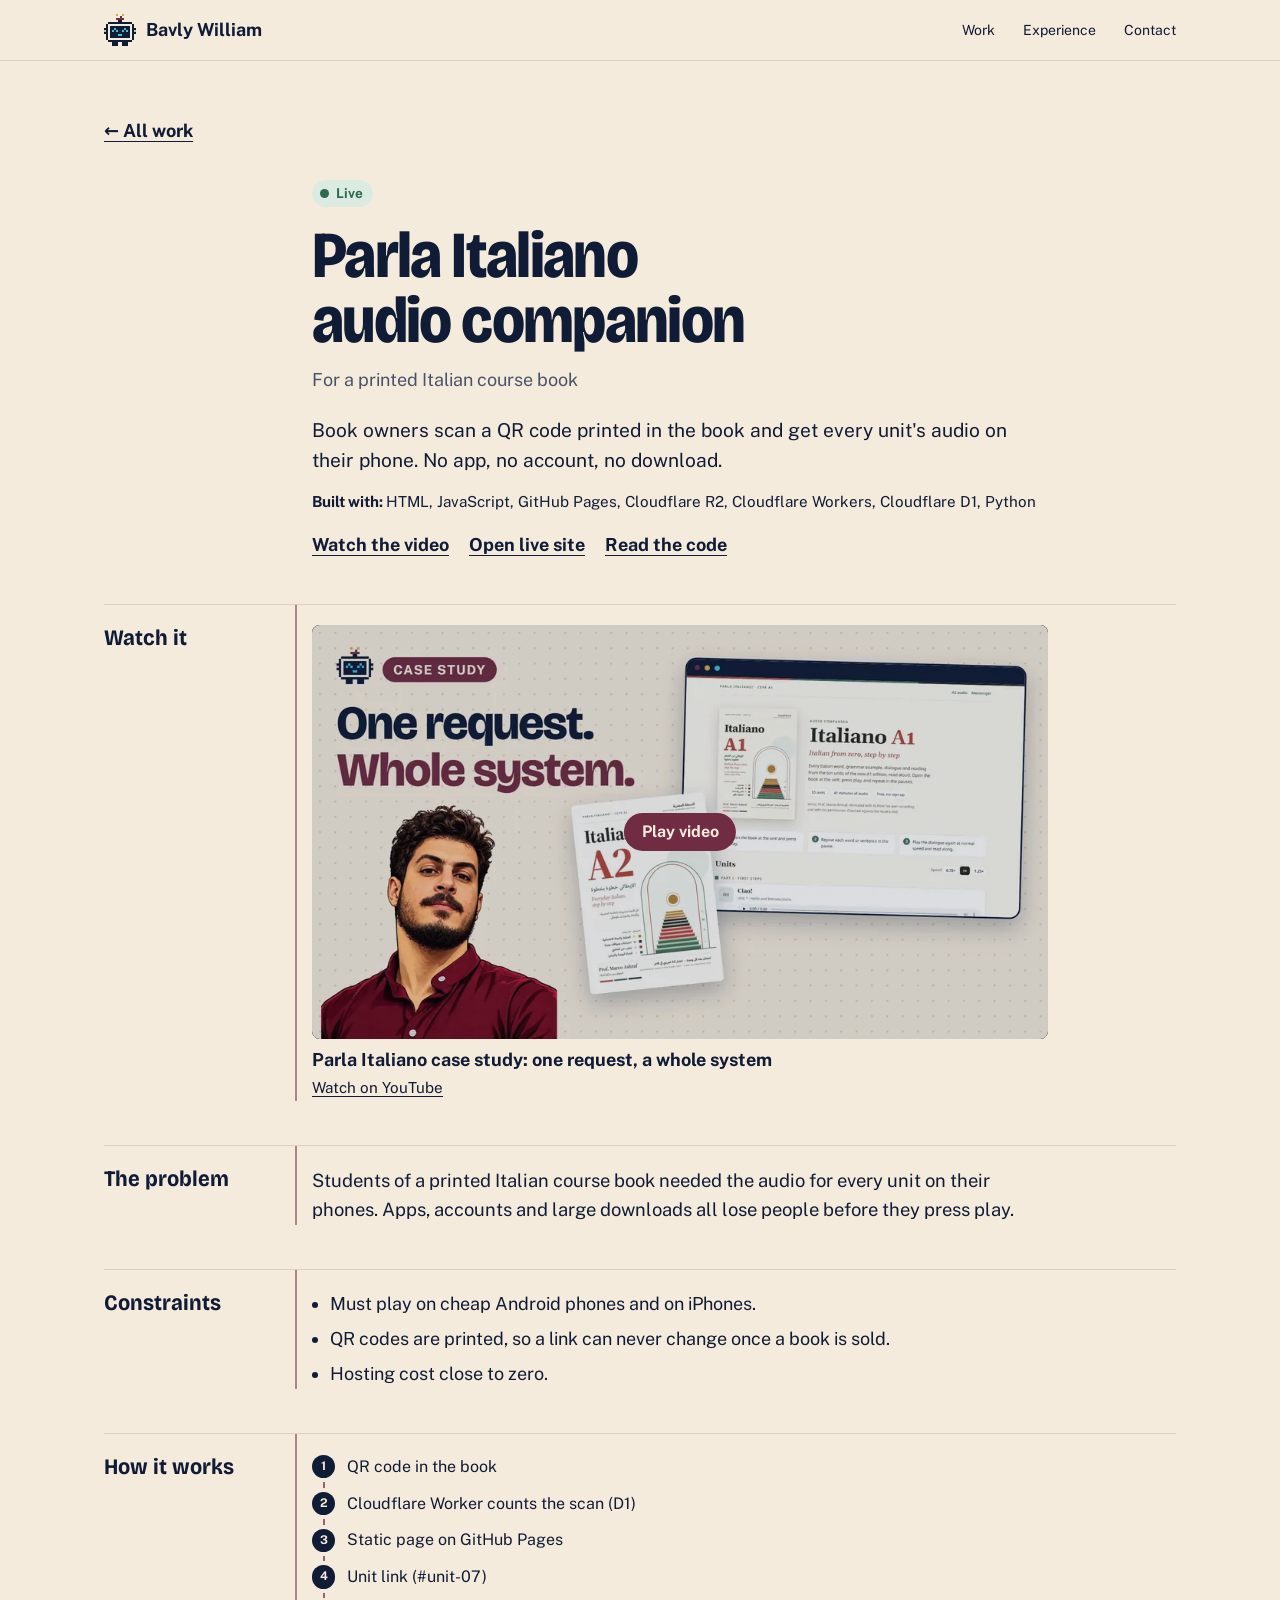
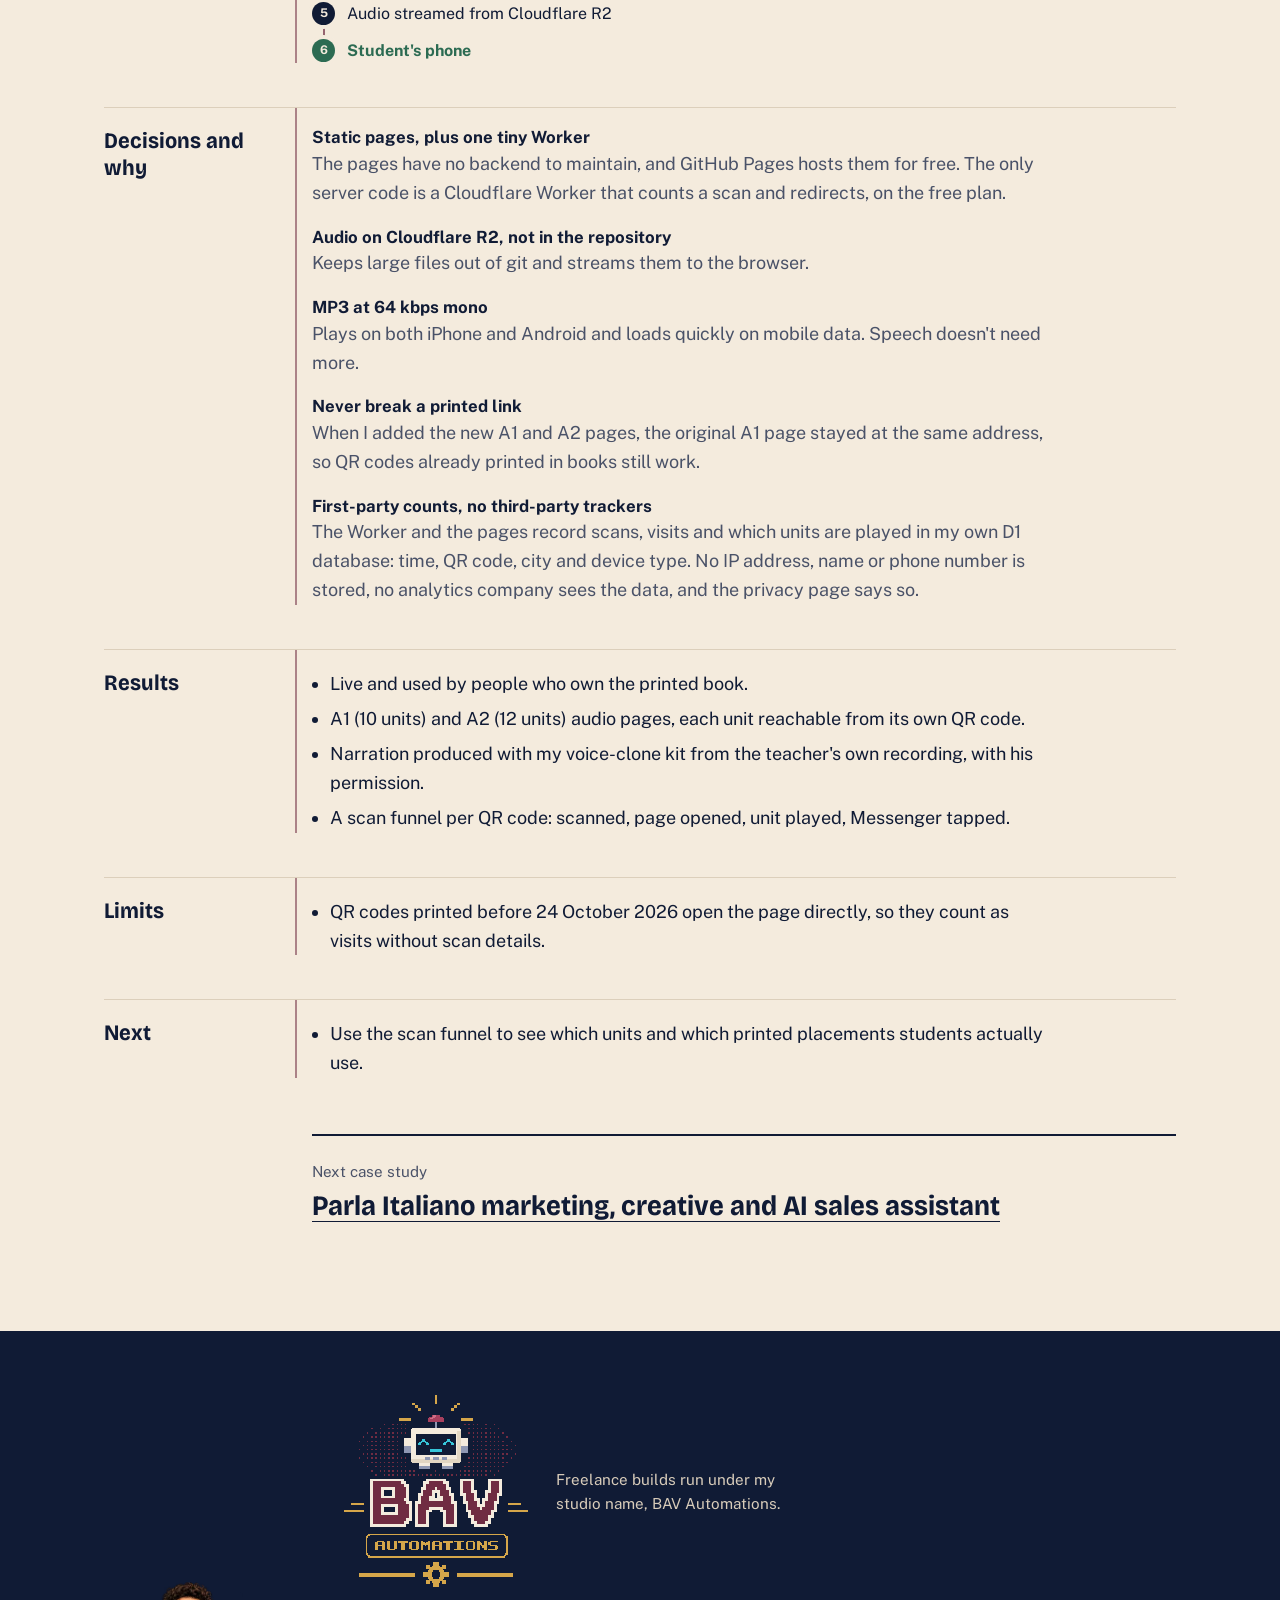
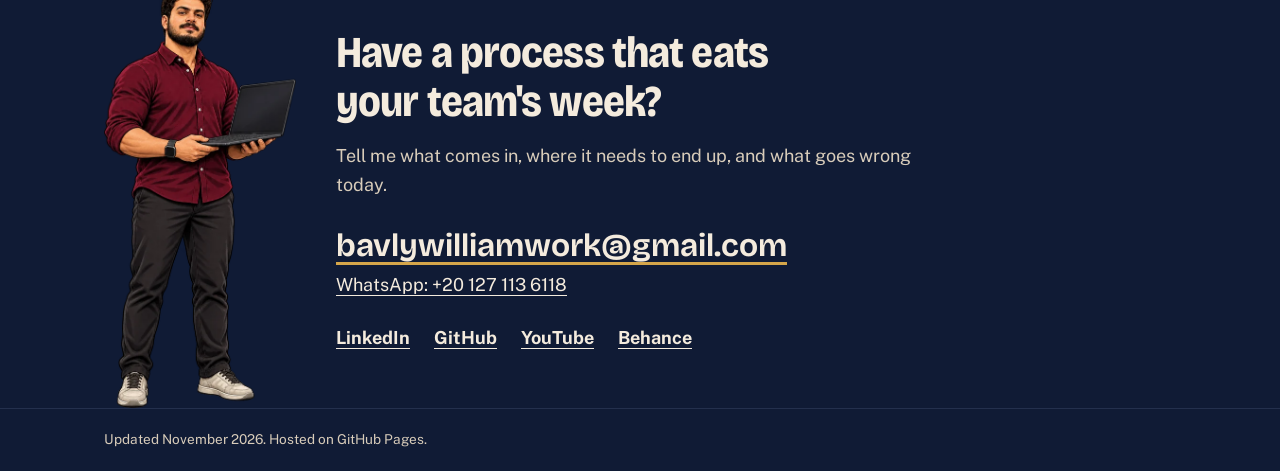
<file: case-audio-companion.html>
<!doctype html>
<html lang="en">
<head>
  <meta charset="utf-8">
  <meta name="viewport" content="width=device-width, initial-scale=1">
  <title>Parla Italiano audio companion | Bavly William</title>
  <meta name="description" content="Book owners scan a QR code printed in the book and get every unit's audio on their phone. No app, no account, no download.">
  <meta name="theme-color" content="#101B35">
  <meta property="og:type" content="article">
  <meta property="og:title" content="Parla Italiano audio companion | Bavly William">
  <meta property="og:description" content="Book owners scan a QR code printed in the book and get every unit's audio on their phone. No app, no account, no download.">
  <meta property="og:url" content="https://bavlywilliam.github.io/Bavly-William-Portfolio/case-audio-companion.html">
  <link rel="canonical" href="https://bavlywilliam.github.io/Bavly-William-Portfolio/case-audio-companion.html">
  <meta property="og:image" content="https://bavlywilliam.github.io/Bavly-William-Portfolio/assets/img/og.png">
  <meta name="twitter:card" content="summary_large_image">
  <link rel="icon" href="assets/img/favicon.svg" type="image/svg+xml">
  <link rel="preload" href="assets/fonts/bricolage-grotesque.woff2" as="font" type="font/woff2" crossorigin>
  <link rel="preload" href="assets/fonts/public-sans.woff2" as="font" type="font/woff2" crossorigin>
  <link rel="stylesheet" href="assets/css/site.css">
</head>
<body data-page="case" data-static-cases="whatsapp audio-companion parla-system orchestrator voice-kit" data-case-id="audio-companion">
  <a class="skip-link" href="#main">Skip to content</a>

  <header class="site-header">
    <div class="wrap site-header__inner">
      <a class="brand" href="index.html" aria-label="Bavly William, home">
        <img class="brand__logo" src="assets/img/favicon.svg" width="32" height="32" alt="">
        <span class="brand__name">Bavly William</span>
      </a>
      <nav class="site-nav" aria-label="Sections">
        <a href="index.html#work">Work</a>
        <a href="index.html#experience">Experience</a>
        <a href="#contact">Contact</a>
      </nav>
    </div>
  </header>

  <main id="main" class="wrap case-wrap" data-case><article class="case"><p class="case__back"><a href="index.html#work">All work</a></p>
<header class="case__head"><div class="case__status"><span class="status status--live">Live</span></div>
<h1 class="case__title">Parla Italiano audio companion</h1>
<p class="case__context">For a printed Italian course book</p>
<p class="case__summary">Book owners scan a QR code printed in the book and get every unit's audio on their phone. No app, no account, no download.</p>
<p class="project__stack"><span class="project__stack-label">Built with: </span>
HTML, JavaScript, GitHub Pages, Cloudflare R2, Cloudflare Workers, Cloudflare D1, Python</p>
<ul class="project__links"><li><a href="#case-video">Watch the video</a></li>
<li><a href="https://bavlywilliam.github.io/Audio-Books-website/" rel="noopener">Open live site</a></li>
<li><a href="https://github.com/BavlyWilliam/Audio-Books-website" rel="noopener">Read the code</a></li></ul></header>
<section class="case__section" id="case-video"><h2 class="case__h2">Watch it</h2>
<div class="case__video"><div class="video__frame"><a class="video__play" href="https://www.youtube.com/watch?v=yesqCWwKWEQ" rel="noopener" aria-label="Play video: Parla Italiano case study: one request, a whole system"><img src="assets/img/video-parla-case-study.webp" alt loading="lazy">
<span>Play video</span></a></div>
<p class="video__title">Parla Italiano case study: one request, a whole system</p>
<p class="video__more"><a href="https://www.youtube.com/watch?v=yesqCWwKWEQ" rel="noopener">Watch on YouTube</a></p></div></section>
<section class="case__section"><h2 class="case__h2">The problem</h2>
<p class="case__lead">Students of a printed Italian course book needed the audio for every unit on their phones. Apps, accounts and large downloads all lose people before they press play.</p></section>
<section class="case__section"><h2 class="case__h2">Constraints</h2>
<ul class="case__list"><li>Must play on cheap Android phones and on iPhones.</li>
<li>QR codes are printed, so a link can never change once a book is sold.</li>
<li>Hosting cost close to zero.</li></ul></section>
<section class="case__section"><h2 class="case__h2">How it works</h2>
<ol class="flow"><li class="flow__step">QR code in the book</li>
<li class="flow__step">Cloudflare Worker counts the scan (D1)</li>
<li class="flow__step">Static page on GitHub Pages</li>
<li class="flow__step">Unit link (#unit-07)</li>
<li class="flow__step">Audio streamed from Cloudflare R2</li>
<li class="flow__step">Student's phone</li></ol></section>
<section class="case__section"><h2 class="case__h2">Decisions and why</h2>
<div class="case__pairs"><div class="case__decision"><h3 class="case__h3">Static pages, plus one tiny Worker</h3>
<p>The pages have no backend to maintain, and GitHub Pages hosts them for free. The only server code is a Cloudflare Worker that counts a scan and redirects, on the free plan.</p></div>
<div class="case__decision"><h3 class="case__h3">Audio on Cloudflare R2, not in the repository</h3>
<p>Keeps large files out of git and streams them to the browser.</p></div>
<div class="case__decision"><h3 class="case__h3">MP3 at 64 kbps mono</h3>
<p>Plays on both iPhone and Android and loads quickly on mobile data. Speech doesn't need more.</p></div>
<div class="case__decision"><h3 class="case__h3">Never break a printed link</h3>
<p>When I added the new A1 and A2 pages, the original A1 page stayed at the same address, so QR codes already printed in books still work.</p></div>
<div class="case__decision"><h3 class="case__h3">First-party counts, no third-party trackers</h3>
<p>The Worker and the pages record scans, visits and which units are played in my own D1 database: time, QR code, city and device type. No IP address, name or phone number is stored, no analytics company sees the data, and the privacy page says so.</p></div></div></section>
<section class="case__section"><h2 class="case__h2">Results</h2>
<ul class="case__list"><li>Live and used by people who own the printed book.</li>
<li>A1 (10 units) and A2 (12 units) audio pages, each unit reachable from its own QR code.</li>
<li>Narration produced with my voice-clone kit from the teacher's own recording, with his permission.</li>
<li>A scan funnel per QR code: scanned, page opened, unit played, Messenger tapped.</li></ul></section>
<section class="case__section"><h2 class="case__h2">Limits</h2>
<ul class="case__list"><li>QR codes printed before 24 October 2026 open the page directly, so they count as visits without scan details.</li></ul></section>
<section class="case__section"><h2 class="case__h2">Next</h2>
<ul class="case__list"><li>Use the scan funnel to see which units and which printed placements students actually use.</li></ul></section></article>
<nav class="case__next" aria-label="Next case study"><p class="case__next-label">Next case study</p>
<a href="case-parla-system.html" class="case__next-link">Parla Italiano marketing, creative and AI sales assistant</a></nav></main>

  <section class="contact" id="contact" aria-labelledby="contact-title">
    <div class="wrap contact__inner">
      <img class="contact__avatar" src="assets/img/avatar-laptop.webp" width="405" height="900" alt="" loading="lazy">
      <div class="contact__body">
        <div class="contact__brand" data-brand><img src="assets/img/bav-automations-logo.svg" alt="BAV Automations" width="130" height="137" loading="lazy">
<p>Freelance builds run under my studio name, BAV Automations.</p></div>
        <h2 class="contact__title" id="contact-title">Have a process that eats your team's week?</h2>
        <p class="contact__text">Tell me what comes in, where it needs to end up, and what goes wrong today.</p>
        <p><a class="contact__email" data-bind-mailto data-bind="email" href="mailto:bavlywilliamwork@gmail.com">bavlywilliamwork@gmail.com</a></p>
        <p class="contact__whatsapp" data-whatsapp-wrap><a data-bind-whatsapp href="https://wa.me/201271136118">WhatsApp: +20 127 113 6118</a></p>
        <ul class="contact__links" data-list="links"><li><a href="https://www.linkedin.com/in/bavly-william-b5a27822a" rel="noopener">LinkedIn</a></li>
<li><a href="https://github.com/BavlyWilliam" rel="noopener">GitHub</a></li>
<li><a href="https://www.youtube.com/@BavlyWilliamAI" rel="noopener">YouTube</a></li>
<li><a href="https://www.behance.net/bavlywilliam" rel="noopener">Behance</a></li></ul>
      </div>
    </div>
  </section>

  <footer class="site-footer">
    <div class="wrap">
      <p>Updated <span data-bind="updated">November 2026</span>. Hosted on GitHub Pages.</p>
    </div>
  </footer>

  <script src="assets/js/data.js"></script>
  <script src="assets/js/render.js"></script>
  <script src="assets/js/analytics.js"></script>
</body>
</html>
</file>
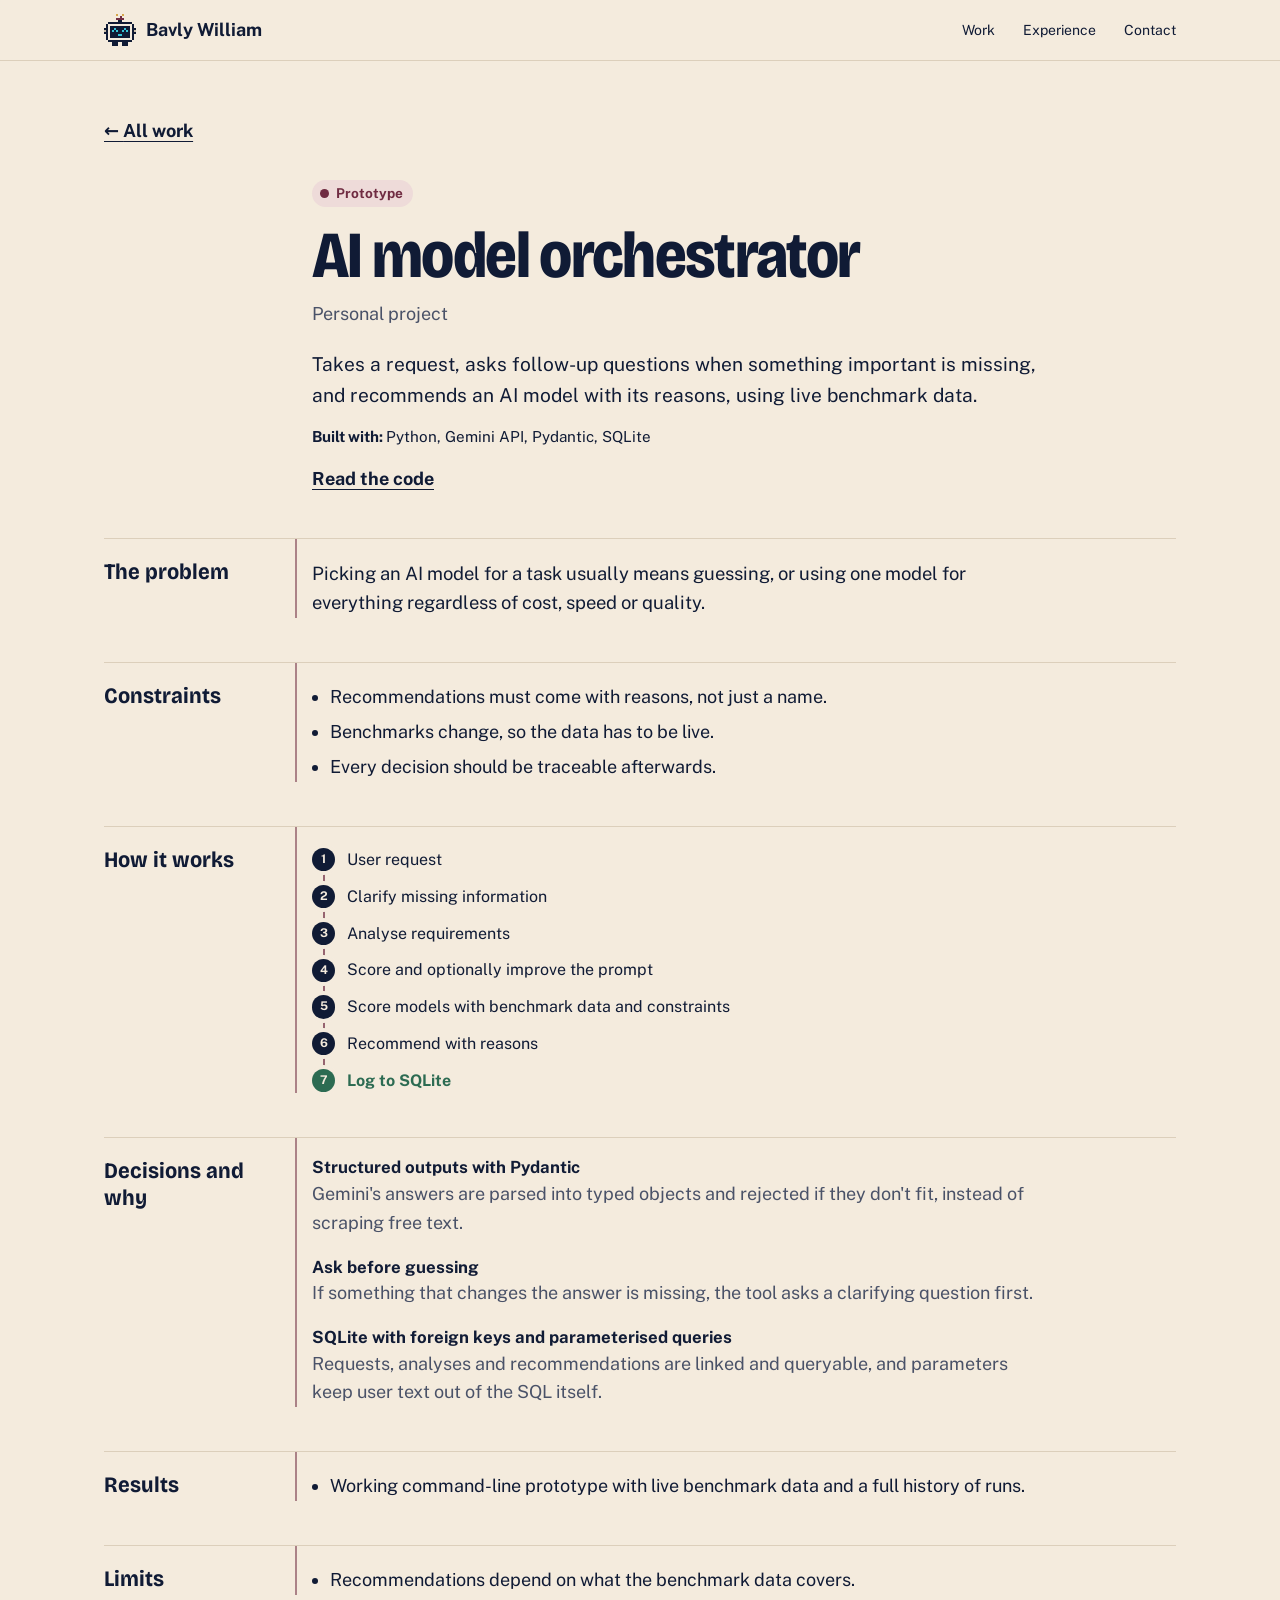
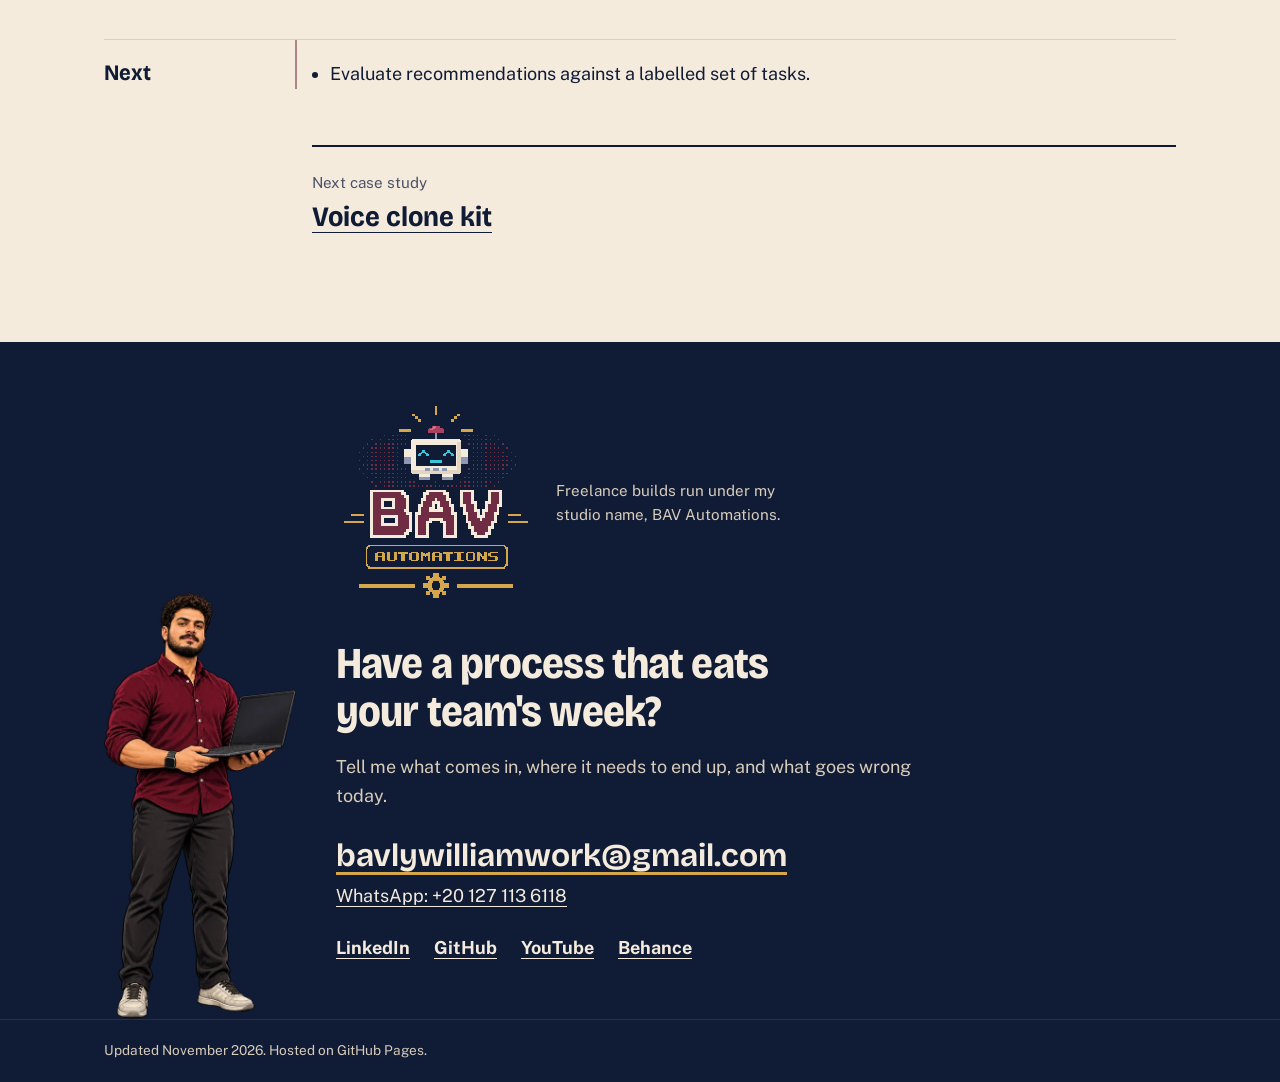
<file: case-orchestrator.html>
<!doctype html>
<html lang="en">
<head>
  <meta charset="utf-8">
  <meta name="viewport" content="width=device-width, initial-scale=1">
  <title>AI model orchestrator | Bavly William</title>
  <meta name="description" content="Takes a request, asks follow-up questions when something important is missing, and recommends an AI model with its reasons, using live benchmark data.">
  <meta name="theme-color" content="#101B35">
  <meta property="og:type" content="article">
  <meta property="og:title" content="AI model orchestrator | Bavly William">
  <meta property="og:description" content="Takes a request, asks follow-up questions when something important is missing, and recommends an AI model with its reasons, using live benchmark data.">
  <meta property="og:url" content="https://bavlywilliam.github.io/Bavly-William-Portfolio/case-orchestrator.html">
  <link rel="canonical" href="https://bavlywilliam.github.io/Bavly-William-Portfolio/case-orchestrator.html">
  <meta property="og:image" content="https://bavlywilliam.github.io/Bavly-William-Portfolio/assets/img/og.png">
  <meta name="twitter:card" content="summary_large_image">
  <link rel="icon" href="assets/img/favicon.svg" type="image/svg+xml">
  <link rel="preload" href="assets/fonts/bricolage-grotesque.woff2" as="font" type="font/woff2" crossorigin>
  <link rel="preload" href="assets/fonts/public-sans.woff2" as="font" type="font/woff2" crossorigin>
  <link rel="stylesheet" href="assets/css/site.css">
</head>
<body data-page="case" data-static-cases="whatsapp audio-companion parla-system orchestrator voice-kit" data-case-id="orchestrator">
  <a class="skip-link" href="#main">Skip to content</a>

  <header class="site-header">
    <div class="wrap site-header__inner">
      <a class="brand" href="index.html" aria-label="Bavly William, home">
        <img class="brand__logo" src="assets/img/favicon.svg" width="32" height="32" alt="">
        <span class="brand__name">Bavly William</span>
      </a>
      <nav class="site-nav" aria-label="Sections">
        <a href="index.html#work">Work</a>
        <a href="index.html#experience">Experience</a>
        <a href="#contact">Contact</a>
      </nav>
    </div>
  </header>

  <main id="main" class="wrap case-wrap" data-case><article class="case"><p class="case__back"><a href="index.html#work">All work</a></p>
<header class="case__head"><div class="case__status"><span class="status status--prototype">Prototype</span></div>
<h1 class="case__title">AI model orchestrator</h1>
<p class="case__context">Personal project</p>
<p class="case__summary">Takes a request, asks follow-up questions when something important is missing, and recommends an AI model with its reasons, using live benchmark data.</p>
<p class="project__stack"><span class="project__stack-label">Built with: </span>
Python, Gemini API, Pydantic, SQLite</p>
<ul class="project__links"><li><a href="https://github.com/BavlyWilliam/AI-Orchestrator" rel="noopener">Read the code</a></li></ul></header>
<section class="case__section"><h2 class="case__h2">The problem</h2>
<p class="case__lead">Picking an AI model for a task usually means guessing, or using one model for everything regardless of cost, speed or quality.</p></section>
<section class="case__section"><h2 class="case__h2">Constraints</h2>
<ul class="case__list"><li>Recommendations must come with reasons, not just a name.</li>
<li>Benchmarks change, so the data has to be live.</li>
<li>Every decision should be traceable afterwards.</li></ul></section>
<section class="case__section"><h2 class="case__h2">How it works</h2>
<ol class="flow"><li class="flow__step">User request</li>
<li class="flow__step">Clarify missing information</li>
<li class="flow__step">Analyse requirements</li>
<li class="flow__step">Score and optionally improve the prompt</li>
<li class="flow__step">Score models with benchmark data and constraints</li>
<li class="flow__step">Recommend with reasons</li>
<li class="flow__step">Log to SQLite</li></ol></section>
<section class="case__section"><h2 class="case__h2">Decisions and why</h2>
<div class="case__pairs"><div class="case__decision"><h3 class="case__h3">Structured outputs with Pydantic</h3>
<p>Gemini's answers are parsed into typed objects and rejected if they don't fit, instead of scraping free text.</p></div>
<div class="case__decision"><h3 class="case__h3">Ask before guessing</h3>
<p>If something that changes the answer is missing, the tool asks a clarifying question first.</p></div>
<div class="case__decision"><h3 class="case__h3">SQLite with foreign keys and parameterised queries</h3>
<p>Requests, analyses and recommendations are linked and queryable, and parameters keep user text out of the SQL itself.</p></div></div></section>
<section class="case__section"><h2 class="case__h2">Results</h2>
<ul class="case__list"><li>Working command-line prototype with live benchmark data and a full history of runs.</li></ul></section>
<section class="case__section"><h2 class="case__h2">Limits</h2>
<ul class="case__list"><li>Recommendations depend on what the benchmark data covers.</li></ul></section>
<section class="case__section"><h2 class="case__h2">Next</h2>
<ul class="case__list"><li>Evaluate recommendations against a labelled set of tasks.</li></ul></section></article>
<nav class="case__next" aria-label="Next case study"><p class="case__next-label">Next case study</p>
<a href="case-voice-kit.html" class="case__next-link">Voice clone kit</a></nav></main>

  <section class="contact" id="contact" aria-labelledby="contact-title">
    <div class="wrap contact__inner">
      <img class="contact__avatar" src="assets/img/avatar-laptop.webp" width="405" height="900" alt="" loading="lazy">
      <div class="contact__body">
        <div class="contact__brand" data-brand><img src="assets/img/bav-automations-logo.svg" alt="BAV Automations" width="130" height="137" loading="lazy">
<p>Freelance builds run under my studio name, BAV Automations.</p></div>
        <h2 class="contact__title" id="contact-title">Have a process that eats your team's week?</h2>
        <p class="contact__text">Tell me what comes in, where it needs to end up, and what goes wrong today.</p>
        <p><a class="contact__email" data-bind-mailto data-bind="email" href="mailto:bavlywilliamwork@gmail.com">bavlywilliamwork@gmail.com</a></p>
        <p class="contact__whatsapp" data-whatsapp-wrap><a data-bind-whatsapp href="https://wa.me/201271136118">WhatsApp: +20 127 113 6118</a></p>
        <ul class="contact__links" data-list="links"><li><a href="https://www.linkedin.com/in/bavly-william-b5a27822a" rel="noopener">LinkedIn</a></li>
<li><a href="https://github.com/BavlyWilliam" rel="noopener">GitHub</a></li>
<li><a href="https://www.youtube.com/@BavlyWilliamAI" rel="noopener">YouTube</a></li>
<li><a href="https://www.behance.net/bavlywilliam" rel="noopener">Behance</a></li></ul>
      </div>
    </div>
  </section>

  <footer class="site-footer">
    <div class="wrap">
      <p>Updated <span data-bind="updated">November 2026</span>. Hosted on GitHub Pages.</p>
    </div>
  </footer>

  <script src="assets/js/data.js"></script>
  <script src="assets/js/render.js"></script>
  <script src="assets/js/analytics.js"></script>
</body>
</html>
</file>
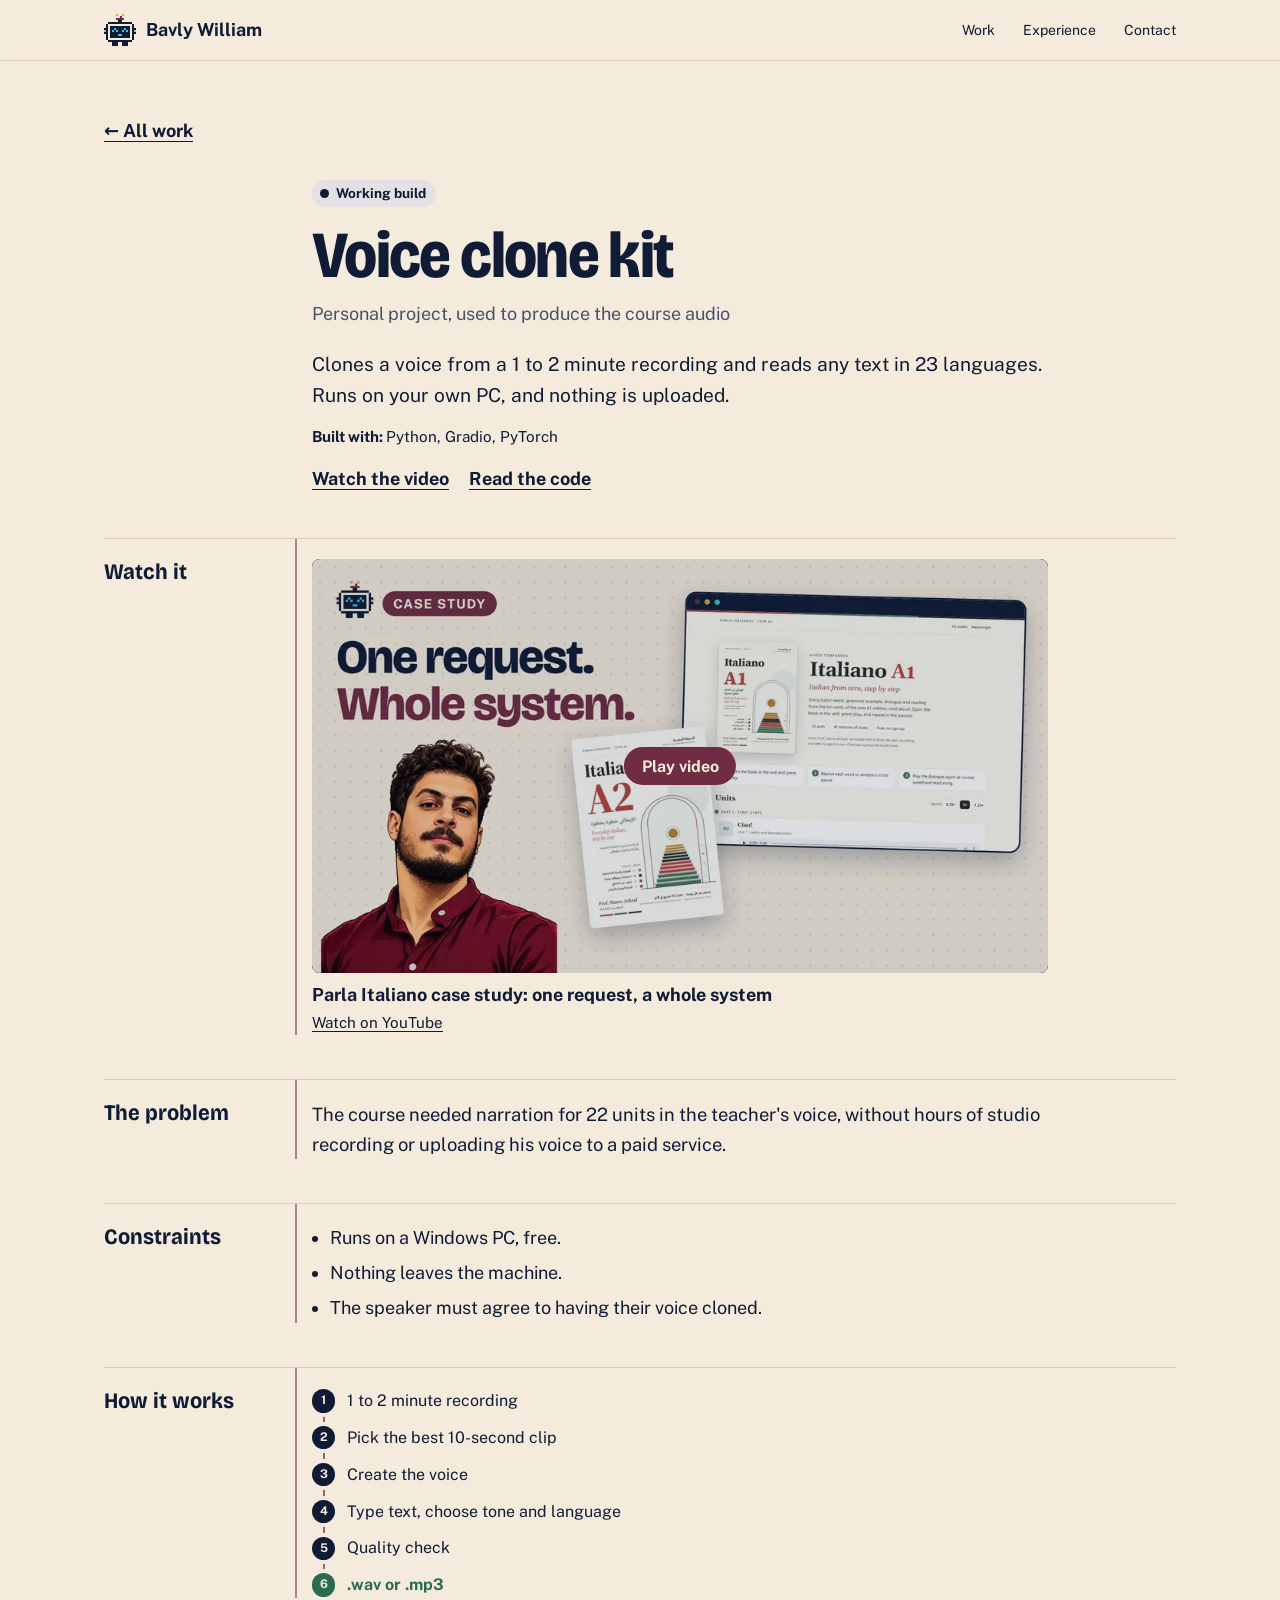
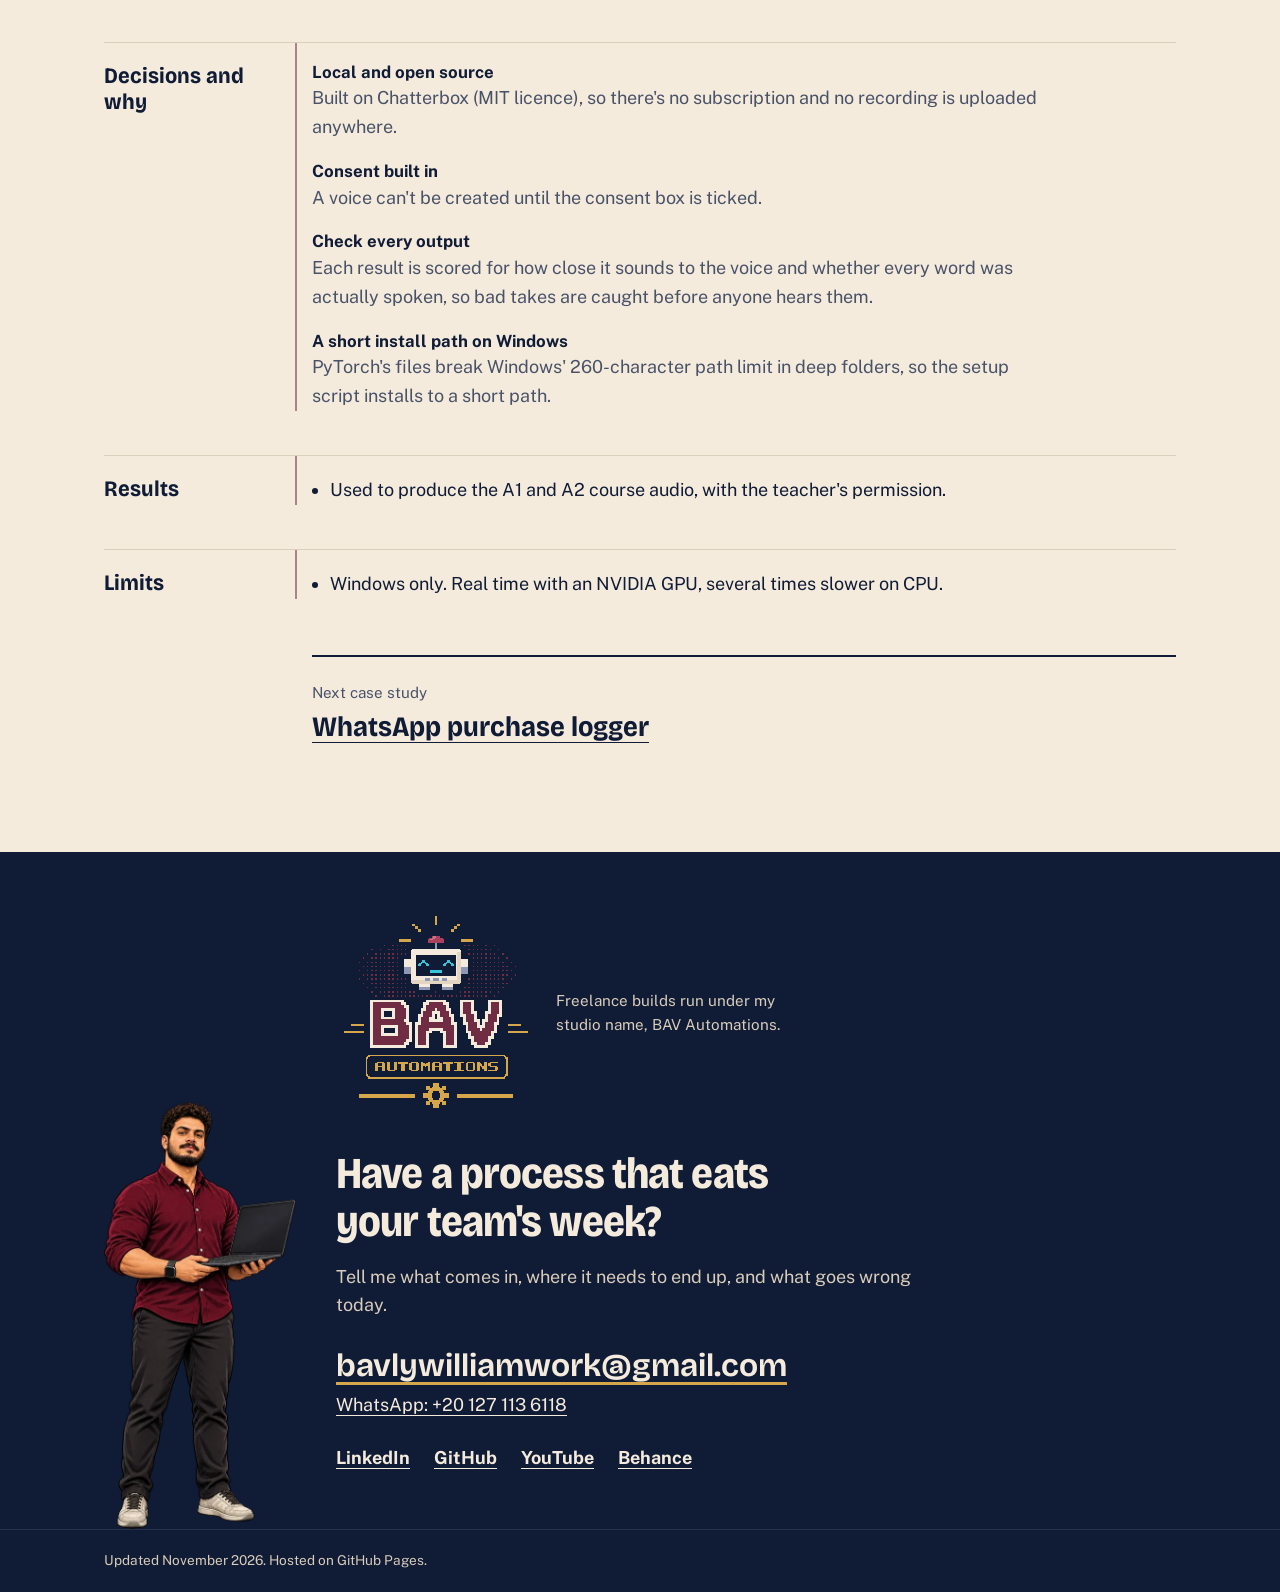
<file: case-voice-kit.html>
<!doctype html>
<html lang="en">
<head>
  <meta charset="utf-8">
  <meta name="viewport" content="width=device-width, initial-scale=1">
  <title>Voice clone kit | Bavly William</title>
  <meta name="description" content="Clones a voice from a 1 to 2 minute recording and reads any text in 23 languages. Runs on your own PC, and nothing is uploaded.">
  <meta name="theme-color" content="#101B35">
  <meta property="og:type" content="article">
  <meta property="og:title" content="Voice clone kit | Bavly William">
  <meta property="og:description" content="Clones a voice from a 1 to 2 minute recording and reads any text in 23 languages. Runs on your own PC, and nothing is uploaded.">
  <meta property="og:url" content="https://bavlywilliam.github.io/Bavly-William-Portfolio/case-voice-kit.html">
  <link rel="canonical" href="https://bavlywilliam.github.io/Bavly-William-Portfolio/case-voice-kit.html">
  <meta property="og:image" content="https://bavlywilliam.github.io/Bavly-William-Portfolio/assets/img/og.png">
  <meta name="twitter:card" content="summary_large_image">
  <link rel="icon" href="assets/img/favicon.svg" type="image/svg+xml">
  <link rel="preload" href="assets/fonts/bricolage-grotesque.woff2" as="font" type="font/woff2" crossorigin>
  <link rel="preload" href="assets/fonts/public-sans.woff2" as="font" type="font/woff2" crossorigin>
  <link rel="stylesheet" href="assets/css/site.css">
</head>
<body data-page="case" data-static-cases="whatsapp audio-companion parla-system orchestrator voice-kit" data-case-id="voice-kit">
  <a class="skip-link" href="#main">Skip to content</a>

  <header class="site-header">
    <div class="wrap site-header__inner">
      <a class="brand" href="index.html" aria-label="Bavly William, home">
        <img class="brand__logo" src="assets/img/favicon.svg" width="32" height="32" alt="">
        <span class="brand__name">Bavly William</span>
      </a>
      <nav class="site-nav" aria-label="Sections">
        <a href="index.html#work">Work</a>
        <a href="index.html#experience">Experience</a>
        <a href="#contact">Contact</a>
      </nav>
    </div>
  </header>

  <main id="main" class="wrap case-wrap" data-case><article class="case"><p class="case__back"><a href="index.html#work">All work</a></p>
<header class="case__head"><div class="case__status"><span class="status status--working">Working build</span></div>
<h1 class="case__title">Voice clone kit</h1>
<p class="case__context">Personal project, used to produce the course audio</p>
<p class="case__summary">Clones a voice from a 1 to 2 minute recording and reads any text in 23 languages. Runs on your own PC, and nothing is uploaded.</p>
<p class="project__stack"><span class="project__stack-label">Built with: </span>
Python, Gradio, PyTorch</p>
<ul class="project__links"><li><a href="#case-video">Watch the video</a></li>
<li><a href="https://github.com/BavlyWilliam/voice-clone-kit" rel="noopener">Read the code</a></li></ul></header>
<section class="case__section" id="case-video"><h2 class="case__h2">Watch it</h2>
<div class="case__video"><div class="video__frame"><a class="video__play" href="https://www.youtube.com/watch?v=yesqCWwKWEQ" rel="noopener" aria-label="Play video: Parla Italiano case study: one request, a whole system"><img src="assets/img/video-parla-case-study.webp" alt loading="lazy">
<span>Play video</span></a></div>
<p class="video__title">Parla Italiano case study: one request, a whole system</p>
<p class="video__more"><a href="https://www.youtube.com/watch?v=yesqCWwKWEQ" rel="noopener">Watch on YouTube</a></p></div></section>
<section class="case__section"><h2 class="case__h2">The problem</h2>
<p class="case__lead">The course needed narration for 22 units in the teacher's voice, without hours of studio recording or uploading his voice to a paid service.</p></section>
<section class="case__section"><h2 class="case__h2">Constraints</h2>
<ul class="case__list"><li>Runs on a Windows PC, free.</li>
<li>Nothing leaves the machine.</li>
<li>The speaker must agree to having their voice cloned.</li></ul></section>
<section class="case__section"><h2 class="case__h2">How it works</h2>
<ol class="flow"><li class="flow__step">1 to 2 minute recording</li>
<li class="flow__step">Pick the best 10-second clip</li>
<li class="flow__step">Create the voice</li>
<li class="flow__step">Type text, choose tone and language</li>
<li class="flow__step">Quality check</li>
<li class="flow__step">.wav or .mp3</li></ol></section>
<section class="case__section"><h2 class="case__h2">Decisions and why</h2>
<div class="case__pairs"><div class="case__decision"><h3 class="case__h3">Local and open source</h3>
<p>Built on Chatterbox (MIT licence), so there's no subscription and no recording is uploaded anywhere.</p></div>
<div class="case__decision"><h3 class="case__h3">Consent built in</h3>
<p>A voice can't be created until the consent box is ticked.</p></div>
<div class="case__decision"><h3 class="case__h3">Check every output</h3>
<p>Each result is scored for how close it sounds to the voice and whether every word was actually spoken, so bad takes are caught before anyone hears them.</p></div>
<div class="case__decision"><h3 class="case__h3">A short install path on Windows</h3>
<p>PyTorch's files break Windows' 260-character path limit in deep folders, so the setup script installs to a short path.</p></div></div></section>
<section class="case__section"><h2 class="case__h2">Results</h2>
<ul class="case__list"><li>Used to produce the A1 and A2 course audio, with the teacher's permission.</li></ul></section>
<section class="case__section"><h2 class="case__h2">Limits</h2>
<ul class="case__list"><li>Windows only. Real time with an NVIDIA GPU, several times slower on CPU.</li></ul></section></article>
<nav class="case__next" aria-label="Next case study"><p class="case__next-label">Next case study</p>
<a href="case-whatsapp.html" class="case__next-link">WhatsApp purchase logger</a></nav></main>

  <section class="contact" id="contact" aria-labelledby="contact-title">
    <div class="wrap contact__inner">
      <img class="contact__avatar" src="assets/img/avatar-laptop.webp" width="405" height="900" alt="" loading="lazy">
      <div class="contact__body">
        <div class="contact__brand" data-brand><img src="assets/img/bav-automations-logo.svg" alt="BAV Automations" width="130" height="137" loading="lazy">
<p>Freelance builds run under my studio name, BAV Automations.</p></div>
        <h2 class="contact__title" id="contact-title">Have a process that eats your team's week?</h2>
        <p class="contact__text">Tell me what comes in, where it needs to end up, and what goes wrong today.</p>
        <p><a class="contact__email" data-bind-mailto data-bind="email" href="mailto:bavlywilliamwork@gmail.com">bavlywilliamwork@gmail.com</a></p>
        <p class="contact__whatsapp" data-whatsapp-wrap><a data-bind-whatsapp href="https://wa.me/201271136118">WhatsApp: +20 127 113 6118</a></p>
        <ul class="contact__links" data-list="links"><li><a href="https://www.linkedin.com/in/bavly-william-b5a27822a" rel="noopener">LinkedIn</a></li>
<li><a href="https://github.com/BavlyWilliam" rel="noopener">GitHub</a></li>
<li><a href="https://www.youtube.com/@BavlyWilliamAI" rel="noopener">YouTube</a></li>
<li><a href="https://www.behance.net/bavlywilliam" rel="noopener">Behance</a></li></ul>
      </div>
    </div>
  </section>

  <footer class="site-footer">
    <div class="wrap">
      <p>Updated <span data-bind="updated">November 2026</span>. Hosted on GitHub Pages.</p>
    </div>
  </footer>

  <script src="assets/js/data.js"></script>
  <script src="assets/js/render.js"></script>
  <script src="assets/js/analytics.js"></script>
</body>
</html>
</file>
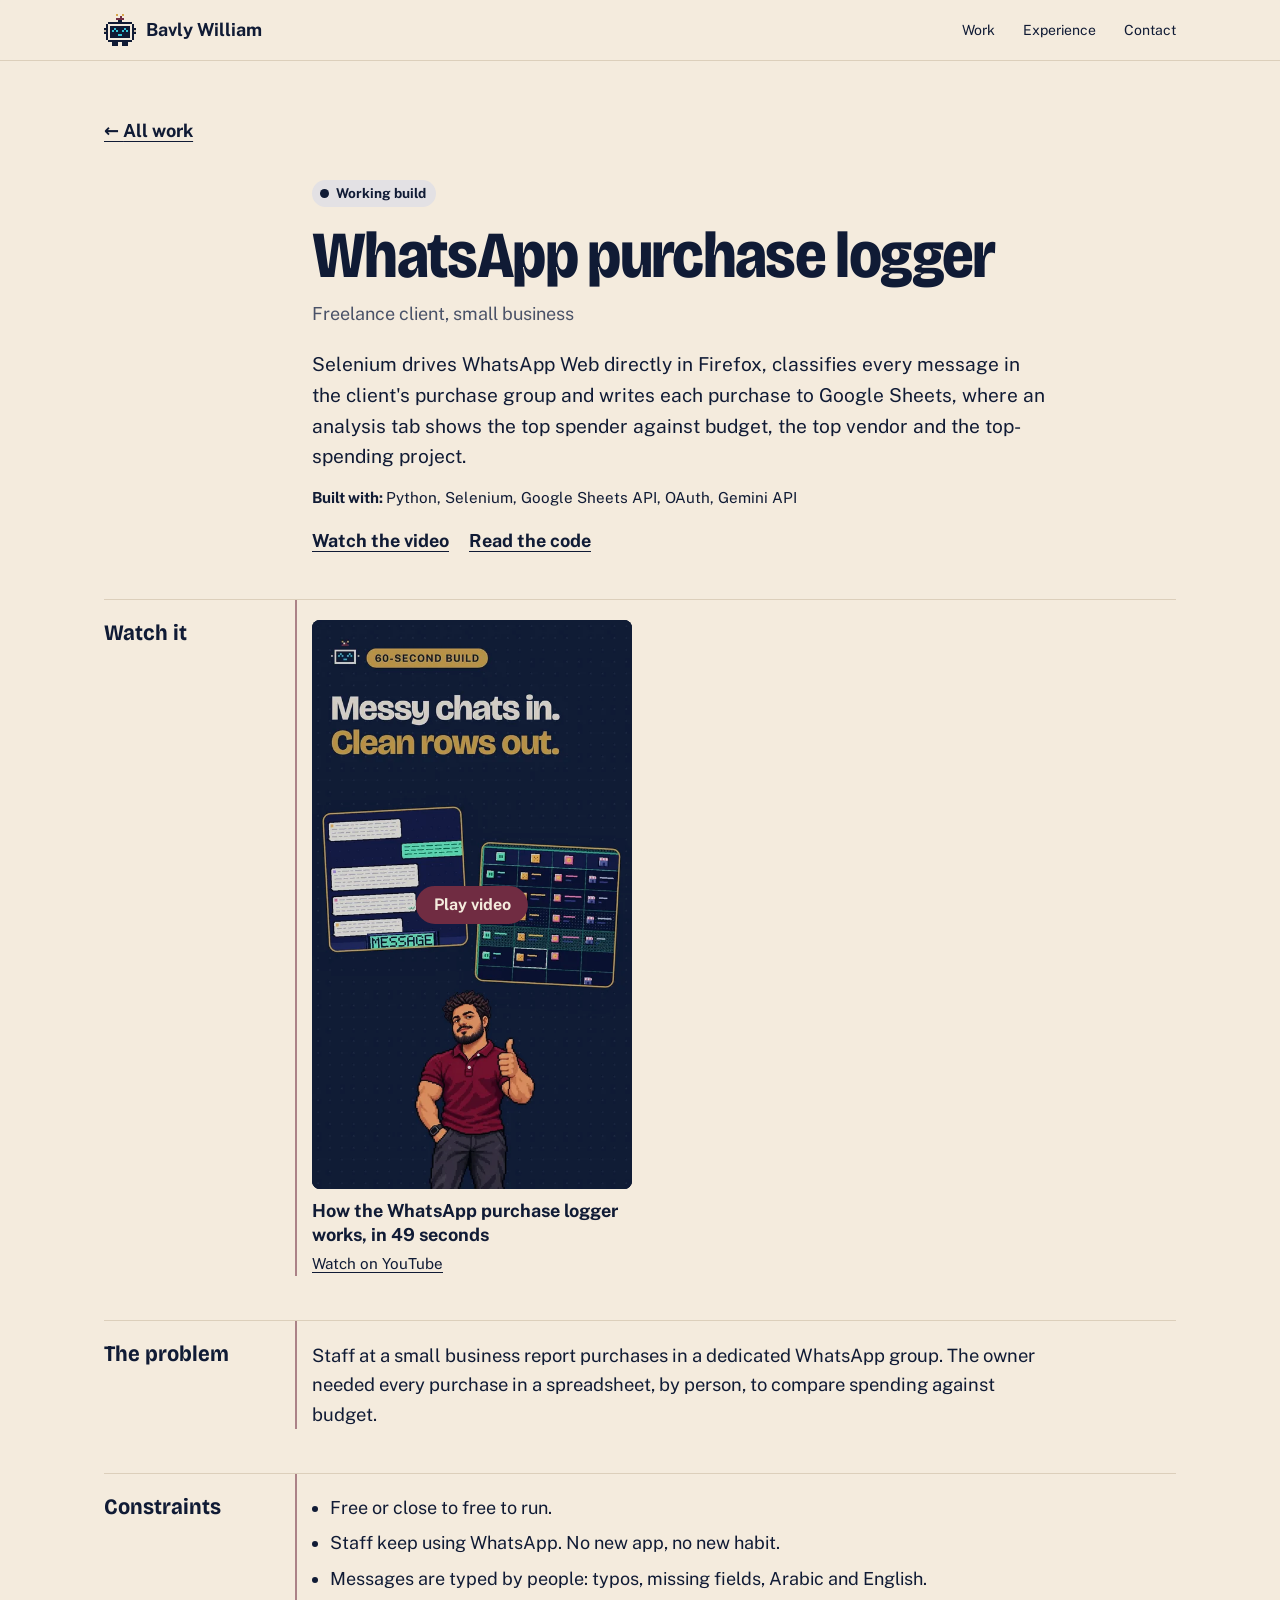
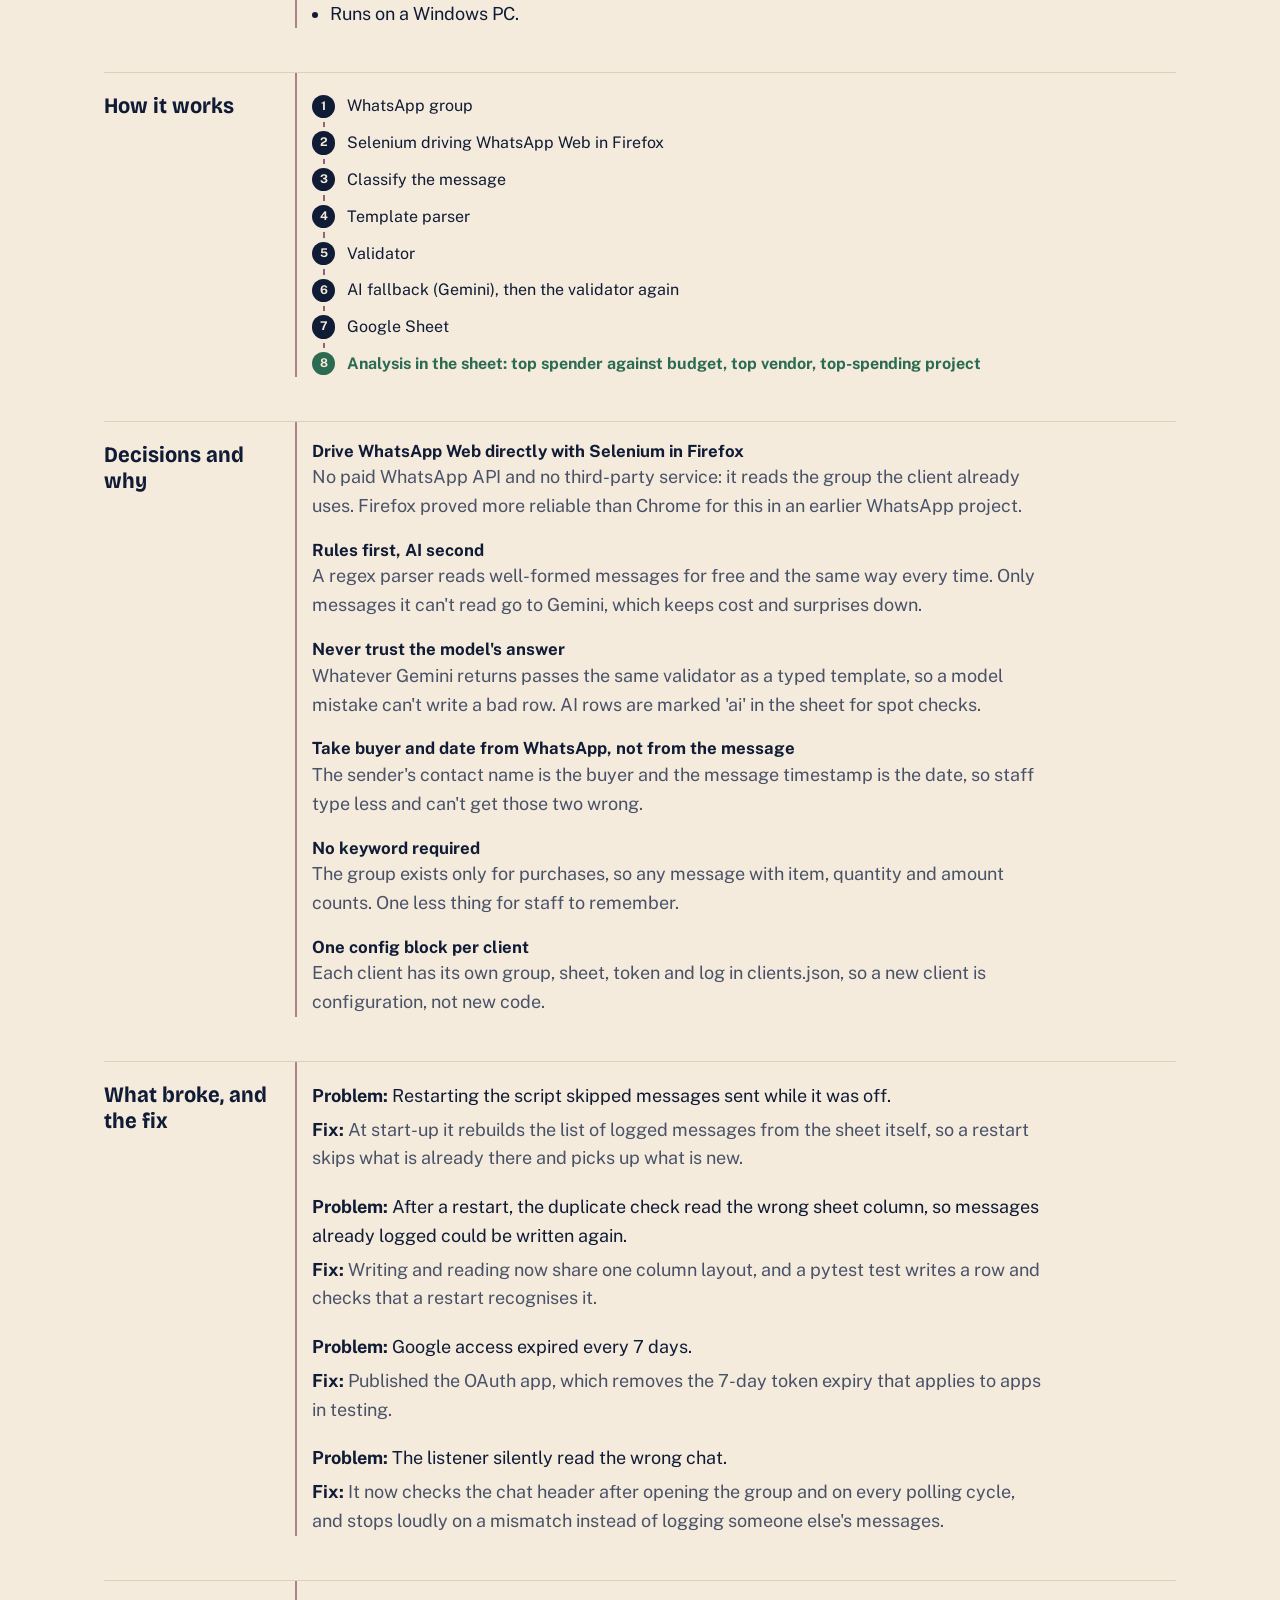
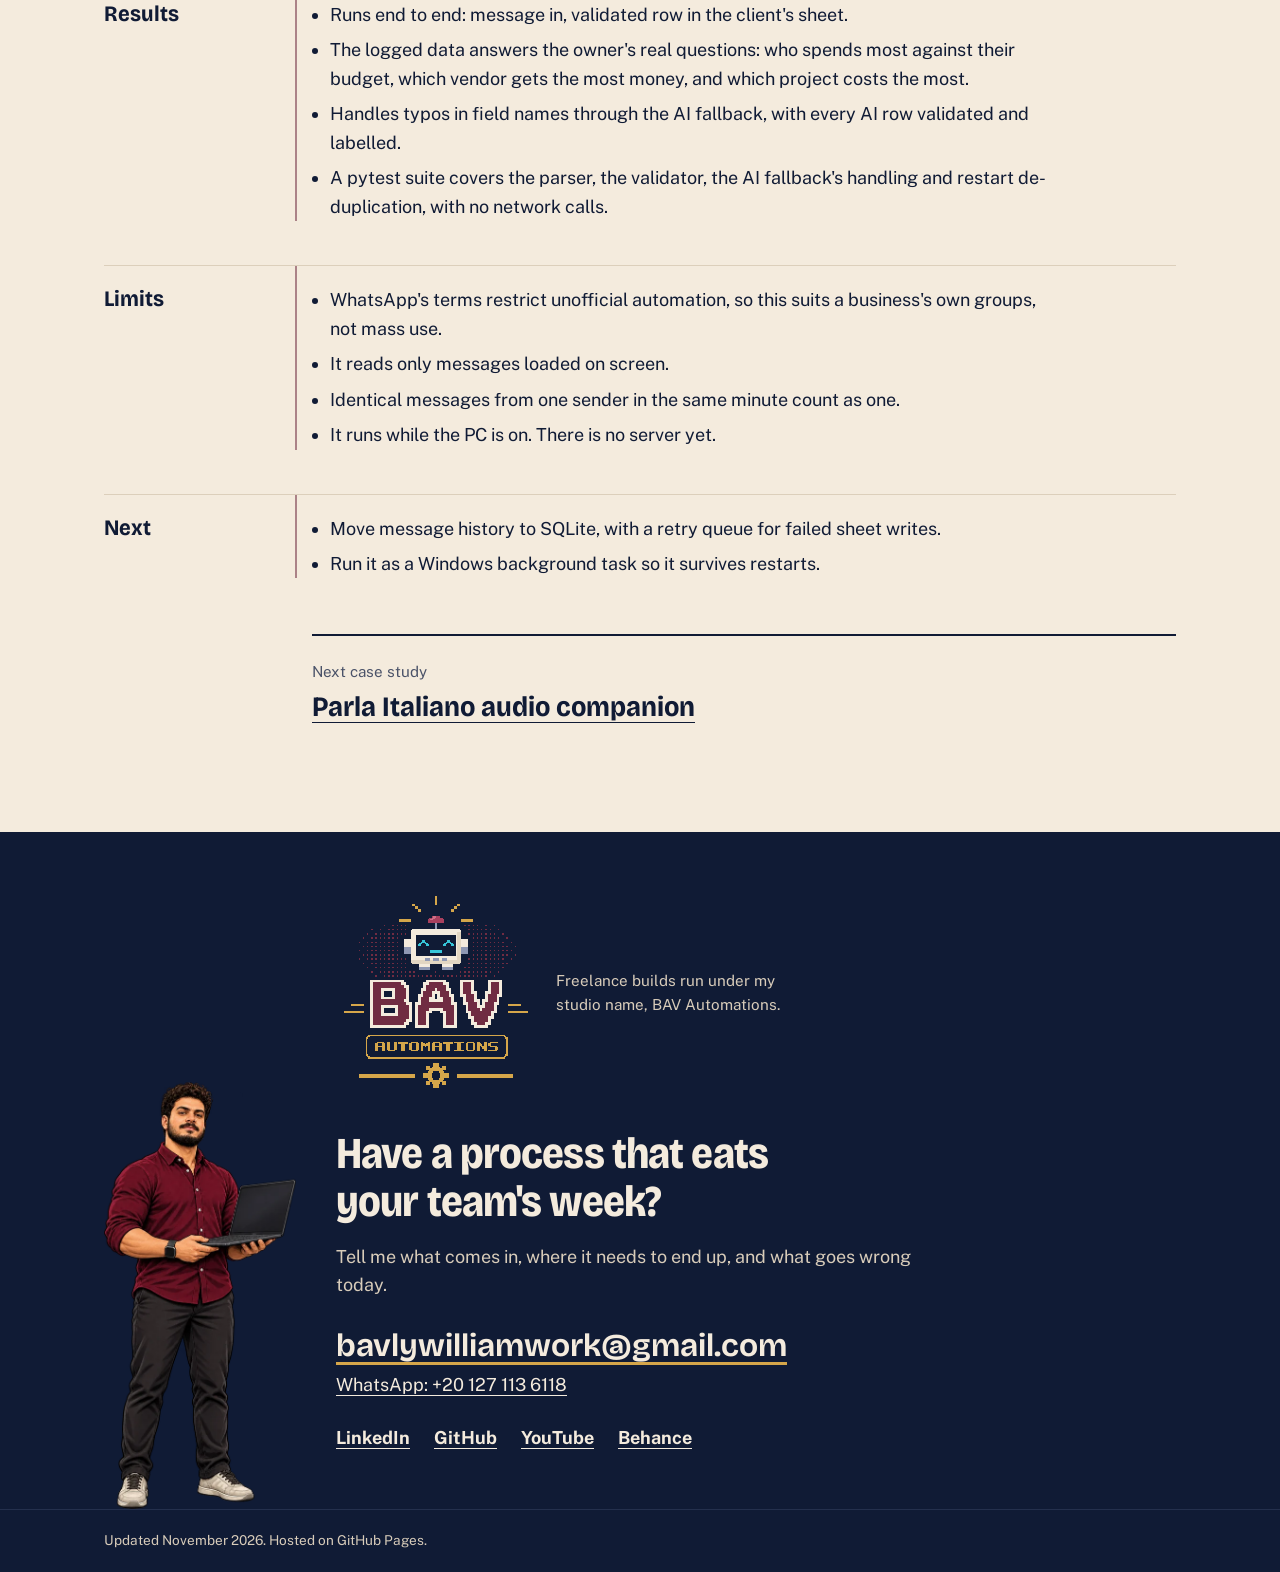
<file: case-whatsapp.html>
<!doctype html>
<html lang="en">
<head>
  <meta charset="utf-8">
  <meta name="viewport" content="width=device-width, initial-scale=1">
  <title>WhatsApp purchase logger | Bavly William</title>
  <meta name="description" content="Selenium drives WhatsApp Web directly in Firefox, classifies every message in the client's purchase group and writes each purchase to Google Sheets, where an analysis tab shows the top spender against budget, the top vendor and the top-spending project.">
  <meta name="theme-color" content="#101B35">
  <meta property="og:type" content="article">
  <meta property="og:title" content="WhatsApp purchase logger | Bavly William">
  <meta property="og:description" content="Selenium drives WhatsApp Web directly in Firefox, classifies every message in the client's purchase group and writes each purchase to Google Sheets, where an analysis tab shows the top spender against budget, the top vendor and the top-spending project.">
  <meta property="og:url" content="https://bavlywilliam.github.io/Bavly-William-Portfolio/case-whatsapp.html">
  <link rel="canonical" href="https://bavlywilliam.github.io/Bavly-William-Portfolio/case-whatsapp.html">
  <meta property="og:image" content="https://bavlywilliam.github.io/Bavly-William-Portfolio/assets/img/og.png">
  <meta name="twitter:card" content="summary_large_image">
  <link rel="icon" href="assets/img/favicon.svg" type="image/svg+xml">
  <link rel="preload" href="assets/fonts/bricolage-grotesque.woff2" as="font" type="font/woff2" crossorigin>
  <link rel="preload" href="assets/fonts/public-sans.woff2" as="font" type="font/woff2" crossorigin>
  <link rel="stylesheet" href="assets/css/site.css">
</head>
<body data-page="case" data-static-cases="whatsapp audio-companion parla-system orchestrator voice-kit" data-case-id="whatsapp">
  <a class="skip-link" href="#main">Skip to content</a>

  <header class="site-header">
    <div class="wrap site-header__inner">
      <a class="brand" href="index.html" aria-label="Bavly William, home">
        <img class="brand__logo" src="assets/img/favicon.svg" width="32" height="32" alt="">
        <span class="brand__name">Bavly William</span>
      </a>
      <nav class="site-nav" aria-label="Sections">
        <a href="index.html#work">Work</a>
        <a href="index.html#experience">Experience</a>
        <a href="#contact">Contact</a>
      </nav>
    </div>
  </header>

  <main id="main" class="wrap case-wrap" data-case><article class="case"><p class="case__back"><a href="index.html#work">All work</a></p>
<header class="case__head"><div class="case__status"><span class="status status--working">Working build</span></div>
<h1 class="case__title">WhatsApp purchase logger</h1>
<p class="case__context">Freelance client, small business</p>
<p class="case__summary">Selenium drives WhatsApp Web directly in Firefox, classifies every message in the client's purchase group and writes each purchase to Google Sheets, where an analysis tab shows the top spender against budget, the top vendor and the top-spending project.</p>
<p class="project__stack"><span class="project__stack-label">Built with: </span>
Python, Selenium, Google Sheets API, OAuth, Gemini API</p>
<ul class="project__links"><li><a href="#case-video">Watch the video</a></li>
<li><a href="https://github.com/BavlyWilliam/Whatsapp-accounting-automation" rel="noopener">Read the code</a></li></ul></header>
<section class="case__section" id="case-video"><h2 class="case__h2">Watch it</h2>
<div class="case__video case__video--vertical"><div class="video__frame video__frame--vertical"><a class="video__play" href="https://www.youtube.com/shorts/1Zm951PmB_0" rel="noopener" aria-label="Play video: How the WhatsApp purchase logger works, in 49 seconds"><img src="assets/img/video-whatsapp-explainer.webp" alt loading="lazy">
<span>Play video</span></a></div>
<p class="video__title">How the WhatsApp purchase logger works, in 49 seconds</p>
<p class="video__more"><a href="https://www.youtube.com/shorts/1Zm951PmB_0" rel="noopener">Watch on YouTube</a></p></div></section>
<section class="case__section"><h2 class="case__h2">The problem</h2>
<p class="case__lead">Staff at a small business report purchases in a dedicated WhatsApp group. The owner needed every purchase in a spreadsheet, by person, to compare spending against budget.</p></section>
<section class="case__section"><h2 class="case__h2">Constraints</h2>
<ul class="case__list"><li>Free or close to free to run.</li>
<li>Staff keep using WhatsApp. No new app, no new habit.</li>
<li>Messages are typed by people: typos, missing fields, Arabic and English.</li>
<li>Runs on a Windows PC.</li></ul></section>
<section class="case__section"><h2 class="case__h2">How it works</h2>
<ol class="flow"><li class="flow__step">WhatsApp group</li>
<li class="flow__step">Selenium driving WhatsApp Web in Firefox</li>
<li class="flow__step">Classify the message</li>
<li class="flow__step">Template parser</li>
<li class="flow__step">Validator</li>
<li class="flow__step">AI fallback (Gemini), then the validator again</li>
<li class="flow__step">Google Sheet</li>
<li class="flow__step">Analysis in the sheet: top spender against budget, top vendor, top-spending project</li></ol></section>
<section class="case__section"><h2 class="case__h2">Decisions and why</h2>
<div class="case__pairs"><div class="case__decision"><h3 class="case__h3">Drive WhatsApp Web directly with Selenium in Firefox</h3>
<p>No paid WhatsApp API and no third-party service: it reads the group the client already uses. Firefox proved more reliable than Chrome for this in an earlier WhatsApp project.</p></div>
<div class="case__decision"><h3 class="case__h3">Rules first, AI second</h3>
<p>A regex parser reads well-formed messages for free and the same way every time. Only messages it can't read go to Gemini, which keeps cost and surprises down.</p></div>
<div class="case__decision"><h3 class="case__h3">Never trust the model's answer</h3>
<p>Whatever Gemini returns passes the same validator as a typed template, so a model mistake can't write a bad row. AI rows are marked 'ai' in the sheet for spot checks.</p></div>
<div class="case__decision"><h3 class="case__h3">Take buyer and date from WhatsApp, not from the message</h3>
<p>The sender's contact name is the buyer and the message timestamp is the date, so staff type less and can't get those two wrong.</p></div>
<div class="case__decision"><h3 class="case__h3">No keyword required</h3>
<p>The group exists only for purchases, so any message with item, quantity and amount counts. One less thing for staff to remember.</p></div>
<div class="case__decision"><h3 class="case__h3">One config block per client</h3>
<p>Each client has its own group, sheet, token and log in clients.json, so a new client is configuration, not new code.</p></div></div></section>
<section class="case__section"><h2 class="case__h2">What broke, and the fix</h2>
<div class="case__pairs"><div class="case__pair"><p class="case__pair-a"><span class="case__pair-label">Problem: </span>
Restarting the script skipped messages sent while it was off.</p>
<p class="case__pair-b"><span class="case__pair-label">Fix: </span>
At start-up it rebuilds the list of logged messages from the sheet itself, so a restart skips what is already there and picks up what is new.</p></div>
<div class="case__pair"><p class="case__pair-a"><span class="case__pair-label">Problem: </span>
After a restart, the duplicate check read the wrong sheet column, so messages already logged could be written again.</p>
<p class="case__pair-b"><span class="case__pair-label">Fix: </span>
Writing and reading now share one column layout, and a pytest test writes a row and checks that a restart recognises it.</p></div>
<div class="case__pair"><p class="case__pair-a"><span class="case__pair-label">Problem: </span>
Google access expired every 7 days.</p>
<p class="case__pair-b"><span class="case__pair-label">Fix: </span>
Published the OAuth app, which removes the 7-day token expiry that applies to apps in testing.</p></div>
<div class="case__pair"><p class="case__pair-a"><span class="case__pair-label">Problem: </span>
The listener silently read the wrong chat.</p>
<p class="case__pair-b"><span class="case__pair-label">Fix: </span>
It now checks the chat header after opening the group and on every polling cycle, and stops loudly on a mismatch instead of logging someone else's messages.</p></div></div></section>
<section class="case__section"><h2 class="case__h2">Results</h2>
<ul class="case__list"><li>Runs end to end: message in, validated row in the client's sheet.</li>
<li>The logged data answers the owner's real questions: who spends most against their budget, which vendor gets the most money, and which project costs the most.</li>
<li>Handles typos in field names through the AI fallback, with every AI row validated and labelled.</li>
<li>A pytest suite covers the parser, the validator, the AI fallback's handling and restart de-duplication, with no network calls.</li></ul></section>
<section class="case__section"><h2 class="case__h2">Limits</h2>
<ul class="case__list"><li>WhatsApp's terms restrict unofficial automation, so this suits a business's own groups, not mass use.</li>
<li>It reads only messages loaded on screen.</li>
<li>Identical messages from one sender in the same minute count as one.</li>
<li>It runs while the PC is on. There is no server yet.</li></ul></section>
<section class="case__section"><h2 class="case__h2">Next</h2>
<ul class="case__list"><li>Move message history to SQLite, with a retry queue for failed sheet writes.</li>
<li>Run it as a Windows background task so it survives restarts.</li></ul></section></article>
<nav class="case__next" aria-label="Next case study"><p class="case__next-label">Next case study</p>
<a href="case-audio-companion.html" class="case__next-link">Parla Italiano audio companion</a></nav></main>

  <section class="contact" id="contact" aria-labelledby="contact-title">
    <div class="wrap contact__inner">
      <img class="contact__avatar" src="assets/img/avatar-laptop.webp" width="405" height="900" alt="" loading="lazy">
      <div class="contact__body">
        <div class="contact__brand" data-brand><img src="assets/img/bav-automations-logo.svg" alt="BAV Automations" width="130" height="137" loading="lazy">
<p>Freelance builds run under my studio name, BAV Automations.</p></div>
        <h2 class="contact__title" id="contact-title">Have a process that eats your team's week?</h2>
        <p class="contact__text">Tell me what comes in, where it needs to end up, and what goes wrong today.</p>
        <p><a class="contact__email" data-bind-mailto data-bind="email" href="mailto:bavlywilliamwork@gmail.com">bavlywilliamwork@gmail.com</a></p>
        <p class="contact__whatsapp" data-whatsapp-wrap><a data-bind-whatsapp href="https://wa.me/201271136118">WhatsApp: +20 127 113 6118</a></p>
        <ul class="contact__links" data-list="links"><li><a href="https://www.linkedin.com/in/bavly-william-b5a27822a" rel="noopener">LinkedIn</a></li>
<li><a href="https://github.com/BavlyWilliam" rel="noopener">GitHub</a></li>
<li><a href="https://www.youtube.com/@BavlyWilliamAI" rel="noopener">YouTube</a></li>
<li><a href="https://www.behance.net/bavlywilliam" rel="noopener">Behance</a></li></ul>
      </div>
    </div>
  </section>

  <footer class="site-footer">
    <div class="wrap">
      <p>Updated <span data-bind="updated">November 2026</span>. Hosted on GitHub Pages.</p>
    </div>
  </footer>

  <script src="assets/js/data.js"></script>
  <script src="assets/js/render.js"></script>
  <script src="assets/js/analytics.js"></script>
</body>
</html>
</file>
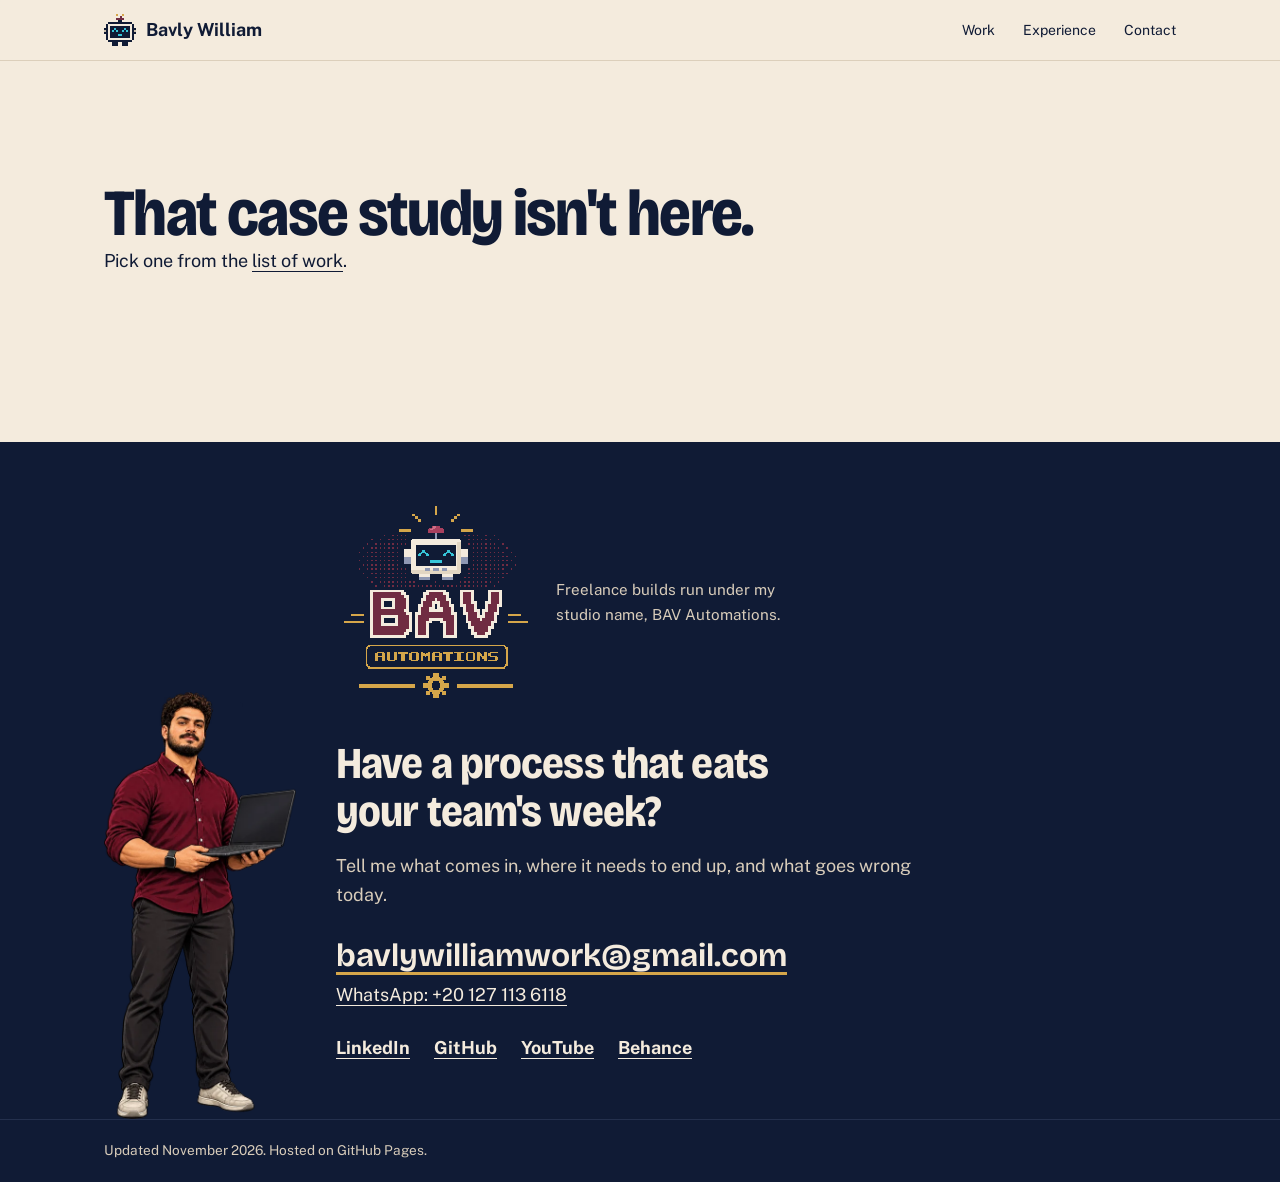
<file: case.html>
<!doctype html>
<html lang="en">
<head>
  <meta charset="utf-8">
  <meta name="viewport" content="width=device-width, initial-scale=1">
  <title>Case study | Bavly William</title>
  <meta name="description" content="A case study by Bavly William: the problem, the constraints, how it works, the decisions behind it, what broke and what comes next.">
  <meta name="theme-color" content="#101B35">
  <meta property="og:type" content="article">
  <meta property="og:title" content="Case study | Bavly William">
  <meta property="og:description" content="A case study by Bavly William: the problem, the constraints, how it works, the decisions behind it, what broke and what comes next.">
  <meta property="og:url" content="https://bavlywilliam.github.io/Bavly-William-Portfolio/case.html">
  <link rel="canonical" href="https://bavlywilliam.github.io/Bavly-William-Portfolio/case.html">
  <meta property="og:image" content="https://bavlywilliam.github.io/Bavly-William-Portfolio/assets/img/og.png">
  <meta name="twitter:card" content="summary_large_image">
  <link rel="icon" href="assets/img/favicon.svg" type="image/svg+xml">
  <link rel="preload" href="assets/fonts/bricolage-grotesque.woff2" as="font" type="font/woff2" crossorigin>
  <link rel="preload" href="assets/fonts/public-sans.woff2" as="font" type="font/woff2" crossorigin>
  <link rel="stylesheet" href="assets/css/site.css">
</head>
<body data-page="case" data-static-cases="whatsapp audio-companion parla-system orchestrator voice-kit">
  <a class="skip-link" href="#main">Skip to content</a>

  <header class="site-header">
    <div class="wrap site-header__inner">
      <a class="brand" href="index.html" aria-label="Bavly William, home">
        <img class="brand__logo" src="assets/img/favicon.svg" width="32" height="32" alt="">
        <span class="brand__name">Bavly William</span>
      </a>
      <nav class="site-nav" aria-label="Sections">
        <a href="index.html#work">Work</a>
        <a href="index.html#experience">Experience</a>
        <a href="#contact">Contact</a>
      </nav>
    </div>
  </header>

  <main id="main" class="wrap case-wrap" data-case></main>

  <section class="contact" id="contact" aria-labelledby="contact-title">
    <div class="wrap contact__inner">
      <img class="contact__avatar" src="assets/img/avatar-laptop.webp" width="405" height="900" alt="" loading="lazy">
      <div class="contact__body">
        <div class="contact__brand" data-brand hidden></div>
        <h2 class="contact__title" id="contact-title">Have a process that eats your team's week?</h2>
        <p class="contact__text">Tell me what comes in, where it needs to end up, and what goes wrong today.</p>
        <p><a class="contact__email" data-bind-mailto data-bind="email" href="mailto:bavlywilliamwork@gmail.com">bavlywilliamwork@gmail.com</a></p>
        <p class="contact__whatsapp" data-whatsapp-wrap><a data-bind-whatsapp href="https://wa.me/201271136118">WhatsApp: +20 127 113 6118</a></p>
        <ul class="contact__links" data-list="links"></ul>
      </div>
    </div>
  </section>

  <footer class="site-footer">
    <div class="wrap">
      <p>Updated <span data-bind="updated">November 2026</span>. Hosted on GitHub Pages.</p>
    </div>
  </footer>

  <noscript><p class="wrap noscript">This address needs JavaScript. Every case study also has its own page: open the <a href="index.html#work">list of work</a>.</p></noscript>

  <script src="assets/js/data.js"></script>
  <script src="assets/js/render.js"></script>
  <script src="assets/js/analytics.js"></script>
</body>
</html>
</file>
<file: assets/css/site.css>
/* ---------- Fonts (self-hosted, SIL Open Font Licence) ---------- */
@font-face {
  font-family: "Bricolage Grotesque";
  src: url("../fonts/bricolage-grotesque.woff2") format("woff2-variations");
  font-weight: 200 800;
  font-stretch: 75% 100%;
  font-display: swap;
}
@font-face {
  font-family: "Public Sans";
  src: url("../fonts/public-sans.woff2") format("woff2-variations");
  font-weight: 100 900;
  font-display: swap;
}
@font-face {
  font-family: "Public Sans";
  src: url("../fonts/public-sans-italic.woff2") format("woff2-variations");
  font-weight: 100 900;
  font-style: italic;
  font-display: swap;
}

/* ---------- Tokens ---------- */
:root {
  /* BAV brand palette. Core: navy, burgundy, cream. Personality: gold. Robot and tech only: cyan.
     Rules: on light surfaces, text is navy or burgundy. On navy, text is cream, gold or cyan.
     Burgundy never sits directly on navy. Gold and cyan are never text on cream. */
  --navy: #101b35;
  --burgundy: #702c42;
  --cream: #f4ebdd;
  --gold: #d5a64a;
  --cyan: #36c5d9;

  /* Roles built from the palette */
  --paper: var(--cream);
  --paper-raised: #fbf6ee;
  --ink: var(--navy);
  --ink-soft: #4a5268;      /* 6.6:1 on cream */
  --rule: #dccfbb;
  --rule-strong: #b9a98f;
  --burgundy-soft: #eedbd9;
  --navy-soft: #e3e1e4;
  --gold-text: #7a5a14;     /* gold for text on light surfaces, 5:1 on gold-soft */
  --gold-soft: #f1e2be;
  --on-navy-soft: #d8ccba;  /* secondary text on navy, 10.8:1 */

  /* Functional colours, not brand colours: "Live" status and the chat bubble */
  --green: #2c6b52;
  --green-soft: #dcebe1;
  --bubble: #ddf3d7;

  --display: "Bricolage Grotesque", "Segoe UI", system-ui, sans-serif;
  --body: "Public Sans", "Segoe UI", system-ui, sans-serif;

  --step--1: 0.875rem;
  --step-0: 1.125rem;
  --step-1: 1.375rem;
  --step-2: 1.75rem;
  --step-3: clamp(2rem, 1.4rem + 2.2vw, 2.75rem);
  --step-4: clamp(2.6rem, 1.7rem + 3.6vw, 4.1rem);

  --wrap: 72rem;
  --gutter: clamp(1.25rem, 4vw, 2.5rem);
  --section-gap: clamp(4rem, 8vw, 7rem);
  --margin-col: 11rem;   /* width of the ledger margin column */
}

/* ---------- Base ---------- */
*, *::before, *::after { box-sizing: border-box; }
html { -webkit-text-size-adjust: 100%; scroll-behavior: smooth; scroll-padding-top: 4.5rem; }
body {
  margin: 0;
  background: var(--paper);
  color: var(--ink);
  font-family: var(--body);
  font-size: var(--step-0);
  line-height: 1.6;
  text-rendering: optimizeLegibility;
}
img { max-width: 100%; height: auto; display: block; }
h1, h2, h3, h4 { font-family: var(--display); margin: 0; line-height: 1.1; }
p, ul, ol, dl, figure { margin: 0; }
a { color: inherit; text-decoration-thickness: 1px; text-underline-offset: 0.2em; }
a:hover { text-decoration-color: var(--burgundy); color: var(--burgundy); }
:focus-visible { outline: 3px solid var(--burgundy); outline-offset: 3px; border-radius: 2px; }
[hidden] { display: none !important; }

.wrap { width: 100%; max-width: var(--wrap); margin-inline: auto; padding-inline: var(--gutter); }

.skip-link {
  position: absolute; left: 1rem; top: -4rem; z-index: 10;
  background: var(--ink); color: var(--paper); padding: 0.6rem 1rem; text-decoration: none;
}
.skip-link:focus { top: 1rem; }

/* ---------- Header ---------- */
.site-header {
  position: sticky; top: 0; z-index: 5;
  background: color-mix(in srgb, var(--paper) 92%, transparent);
  backdrop-filter: blur(6px);
  border-bottom: 1px solid var(--rule);
}
.site-header__inner { display: flex; align-items: center; justify-content: space-between; gap: 1rem; min-height: 3.75rem; }
.brand { display: inline-flex; align-items: center; gap: 0.6rem; text-decoration: none; font-weight: 700; }
.brand__logo { width: 2rem; height: 2rem; image-rendering: pixelated; }
.site-nav { display: flex; gap: clamp(0.75rem, 2.4vw, 1.75rem); font-size: var(--step--1); }
.site-nav a { text-decoration: none; padding-block: 0.3rem; }
.site-nav a:hover { text-decoration: underline; }

/* ---------- Buttons ---------- */
.button {
  display: inline-flex; align-items: center; min-height: 2.9rem; padding: 0.55rem 1.15rem;
  border: 1.5px solid var(--ink); border-radius: 999px;
  font-weight: 700; font-size: 1rem; text-decoration: none; color: var(--ink); background: transparent;
}
.button:hover { background: var(--ink); color: var(--paper); }
.button--primary { background: var(--burgundy); border-color: var(--burgundy); color: var(--cream); }
.button--primary:hover { background: var(--ink); border-color: var(--ink); color: var(--cream); }

/* ---------- Hero ---------- */
.hero {
  display: grid;
  grid-template-columns: minmax(0, 5fr) minmax(0, 7fr);
  gap: clamp(2rem, 5vw, 4rem);
  align-items: center;
  padding-block: clamp(3rem, 7vw, 5.5rem) clamp(3rem, 6vw, 4.5rem);
}
.hero__title {
  font-size: clamp(2.3rem, 1.5rem + 2.6vw, 3.5rem);
  font-weight: 760;
  font-stretch: 88%;
  letter-spacing: -0.025em;
  line-height: 1;
  max-width: 17ch;
}
.hero__title span { display: block; }
.hero__title span + span { margin-top: 0.12em; }
.hero__promise { margin-top: 1.25rem; max-width: 34rem; font-size: 1.35rem; font-weight: 700; line-height: 1.4; color: var(--burgundy, #7a1f2b); }
.hero__lede { margin-top: 1rem; max-width: 34rem; font-size: 1.2rem; line-height: 1.55; }
.hero__availability { margin-top: 1rem; max-width: 34rem; color: var(--ink-soft); font-size: 1rem; }
.hero__actions { display: flex; flex-wrap: wrap; gap: 0.75rem; margin-top: 2rem; }

/* The stage: avatar presenting the ledger demo */
.stage { display: grid; grid-template-columns: minmax(7rem, 9.5rem) minmax(0, 1fr); align-items: end; column-gap: 0.5rem; }
.stage__presenter { width: 100%; height: auto; align-self: end; margin-bottom: -0.25rem; }
.stage__caption {
  grid-column: 2; display: flex; justify-content: space-between; align-items: baseline; gap: 1rem;
  margin-top: 0.75rem; font-size: var(--step--1); color: var(--ink-soft);
}
.replay {
  font: inherit; font-weight: 700; color: var(--ink); background: none; border: 0; padding: 0.25rem 0;
  text-decoration: underline; text-underline-offset: 0.2em; cursor: pointer;
}
.replay:hover { color: var(--burgundy); }

/* Ledger paper: horizontal rules plus the burgundy margin line */
.demo {
  position: relative;
  background:
    linear-gradient(to right, transparent 1.6rem, var(--burgundy) 1.6rem, var(--burgundy) calc(1.6rem + 2px), transparent calc(1.6rem + 2px)),
    repeating-linear-gradient(to bottom, var(--paper-raised) 0, var(--paper-raised) calc(1.9rem - 1px), #e6dccb calc(1.9rem - 1px), #e6dccb 1.9rem);
  border: 1px solid var(--rule-strong);
  border-radius: 10px;
  padding: 1.25rem 1.25rem 1.25rem 2.6rem;
  box-shadow: 0 1px 0 var(--rule), 0 18px 40px -24px rgba(16, 27, 53, 0.35);
  display: grid;
  grid-template-columns: minmax(0, 1fr) minmax(0, 1.05fr);
  grid-template-areas: "chat steps" "sheet sheet";
  gap: 1.1rem 1.25rem;
}
.demo__chat { grid-area: chat; }
.demo__steps { grid-area: steps; }
.demo__sheet { grid-area: sheet; overflow-x: auto; }

.demo__group { font-size: 0.78rem; font-weight: 700; color: var(--ink-soft); margin-bottom: 0.4rem; }
.bubble {
  background: var(--bubble); border-radius: 0 12px 12px 12px; padding: 0.6rem 0.8rem 0.45rem;
  box-shadow: 0 1px 1px rgba(16, 27, 53, 0.12); max-width: 15rem;
  font-size: 0.95rem; line-height: 1.45;
}
.bubble__sender { font-size: 0.78rem; font-weight: 700; color: var(--green); }
.bubble__time { font-size: 0.72rem; color: var(--ink-soft); text-align: right; margin-top: 0.15rem; }
.bubble__typo { text-decoration: underline wavy var(--burgundy); text-decoration-thickness: 1.5px; text-underline-offset: 0.25em; }

.demo__steps { list-style: none; padding: 0; position: relative; display: grid; gap: 0.7rem; align-content: start; padding-top: 1.35rem; }
.demo__steps::before {
  content: ""; position: absolute; left: 0.45rem; top: 1.9rem; bottom: 0.6rem; width: 2px; background: var(--rule-strong);
}
.step { position: relative; padding-left: 1.6rem; font-size: 0.9rem; line-height: 1.35; color: var(--ink-soft); }
.step strong { display: block; color: var(--ink); font-size: 0.92rem; }
.step::before {
  content: ""; position: absolute; left: 0; top: 0.15rem; width: 0.95rem; height: 0.95rem; border-radius: 50%;
  border: 2px solid currentColor; background: var(--paper-raised);
}
.step--fail::before { color: var(--burgundy); background: var(--burgundy-soft); }
.step--ai::before { color: var(--ink); background: var(--cyan); }
.step--ok::before { color: var(--green); background: var(--green); box-shadow: inset 0 0 0 2px var(--paper-raised); }

.ledger { width: 100%; border-collapse: collapse; font-size: 0.88rem; font-variant-numeric: tabular-nums slashed-zero; background: var(--paper-raised); }
.ledger__caption { caption-side: top; text-align: left; font-size: 0.78rem; font-weight: 700; color: var(--ink-soft); padding-bottom: 0.35rem; }
.ledger th, .ledger td { border: 1px solid var(--rule); padding: 0.35rem 0.55rem; text-align: left; white-space: nowrap; }
.ledger th { background: #efe6d6; font-weight: 700; font-size: 0.8rem; }
.ledger .num { text-align: right; }
.source-tag { display: inline-block; padding: 0 0.45rem; border-radius: 999px; background: var(--cyan); color: var(--ink); font-weight: 700; font-size: 0.8rem; }

/* One orchestrated load sequence. Without JS or with reduced motion, the final state shows. */
@media (prefers-reduced-motion: no-preference) {
  .demo.is-playing .bubble { animation: rise 0.45s ease-out both; }
  .demo.is-playing .bubble__typo { animation: flag 0.4s 0.55s ease-out both; }
  .demo.is-playing .step { animation: step-in 0.35s ease-out both; }
  .demo.is-playing .step--fail { animation-delay: 0.95s; }
  .demo.is-playing .step--ai { animation-delay: 1.55s; }
  .demo.is-playing .step--ok { animation-delay: 2.15s; }
  .demo.is-playing .ledger tbody td { animation: fill 0.3s ease-out both; }
  .demo.is-playing .ledger tbody td:nth-child(1) { animation-delay: 2.6s; }
  .demo.is-playing .ledger tbody td:nth-child(2) { animation-delay: 2.7s; }
  .demo.is-playing .ledger tbody td:nth-child(3) { animation-delay: 2.8s; }
  .demo.is-playing .ledger tbody td:nth-child(4) { animation-delay: 2.9s; }
  .demo.is-playing .ledger tbody td:nth-child(5) { animation-delay: 3.0s; }
  .demo.is-playing .ledger tbody td:nth-child(6) { animation-delay: 3.1s; }
}
@keyframes rise { from { opacity: 0; transform: translateY(8px); } to { opacity: 1; transform: none; } }
@keyframes flag { from { text-decoration-color: transparent; } to { text-decoration-color: var(--burgundy); } }
@keyframes step-in { from { opacity: 0; transform: translateX(-6px); } to { opacity: 1; transform: none; } }
@keyframes fill { from { color: transparent; background: var(--green-soft); } to { color: inherit; background: var(--paper-raised); } }

/* ---------- Sections ---------- */
.section { padding-top: var(--section-gap); }
.section__head { display: grid; grid-template-columns: var(--margin-col) minmax(0, 1fr); gap: 0.6rem 2rem; margin-bottom: 1.5rem; }
.section__head .section__title { grid-column: 1 / -1; }
.section__head .section__note { grid-column: 2; }
.section__title { font-size: var(--step-3); font-weight: 720; font-stretch: 90%; letter-spacing: -0.015em; }
.section__note { color: var(--ink-soft); max-width: 40rem; font-size: 1rem; }
.section__more { margin-top: 1.5rem; padding-left: calc(var(--margin-col) + 2rem); font-weight: 700; }

/* Status pills, shared by the legend and the projects */
.status {
  display: inline-flex; align-items: center; gap: 0.45rem; white-space: nowrap;
  font-size: 0.85rem; font-weight: 700; padding: 0.15rem 0.65rem 0.15rem 0.5rem; border-radius: 999px;
}
.status::before { content: ""; width: 0.55rem; height: 0.55rem; border-radius: 50%; background: currentColor; }
.status--live { color: var(--green); background: var(--green-soft); }
.status--working { color: var(--ink); background: var(--navy-soft); }
.status--prototype { color: var(--burgundy); background: var(--burgundy-soft); }
.status--progress { color: var(--gold-text); background: var(--gold-soft); }

.legend {
  display: flex; flex-wrap: wrap; gap: 0.5rem 1.5rem; margin: 0 0 1.25rem calc(var(--margin-col) + 2rem);
  font-size: 0.9rem; color: var(--ink-soft);
}
.legend div { display: flex; align-items: center; gap: 0.45rem; }
.legend dd { margin: 0; }

/* Projects: ledger rows with a burgundy margin line between status and content */
.projects { border-top: 2px solid var(--ink); }
.project {
  display: grid;
  grid-template-columns: var(--margin-col) minmax(0, 1fr) auto;
  gap: 0 2rem;
  padding-block: 2rem;
  border-bottom: 1px solid var(--rule);
  position: relative;
}
.project::before {
  content: ""; position: absolute; top: 0; bottom: 0; left: calc(var(--margin-col) + 1rem - 1px);
  width: 2px; background: var(--burgundy); opacity: 0.55;
}
.project__status { padding-top: 0.35rem; }
.project__body { max-width: 44rem; }
.project__title { font-size: var(--step-2); font-weight: 700; font-stretch: 92%; letter-spacing: -0.01em; }
.project__context { color: var(--ink-soft); font-size: 1rem; margin-top: 0.3rem; }
.project__summary { margin-top: 0.9rem; }
.project__how { margin-top: 0.7rem; color: var(--ink-soft); }
.project__stack { margin-top: 0.9rem; font-size: 0.95rem; }
.project__stack-label { font-weight: 700; }
.project__links { display: flex; flex-wrap: wrap; gap: 0.5rem 1.25rem; margin-top: 1rem; padding: 0; list-style: none; font-weight: 700; }
.project__thumb { width: 11rem; align-self: start; }
.project__thumb img { border-radius: 6px; border: 1px solid var(--rule); background: var(--paper-raised); width: 100%; height: 13rem; object-fit: cover; object-position: top center; }

/* Project groups: "At work" and "Independent projects" */
.project-group + .project-group { margin-top: 3.5rem; }
.project-group__head { display: grid; grid-template-columns: var(--margin-col) minmax(0, 1fr); gap: 0.4rem 2rem; margin-bottom: 1rem; }
.project-group__title { grid-column: 1 / -1; font-size: var(--step-2); font-weight: 700; font-stretch: 92%; letter-spacing: -0.01em; }
.project-group__note { grid-column: 2; color: var(--ink-soft); font-size: 1rem; max-width: 44rem; }
.project--compact { padding-block: 1.4rem; }
.project--compact .project__title { font-size: var(--step-1); }
.project--compact .project__summary { margin-top: 0.5rem; }
.project--compact .project__how { margin-top: 0.4rem; font-size: 1rem; }
.project--compact .project__thumb { display: none; }

/* Videos: a 16:9 video gets its own row, Shorts (9:16) sit side by side below it */
.videos { display: grid; grid-template-columns: repeat(auto-fill, minmax(11rem, 1fr)); gap: 1.75rem; align-items: start; padding-left: calc(var(--margin-col) + 2rem); }
.video { grid-column: 1 / -1; max-width: 46rem; }
.video--vertical { grid-column: auto; max-width: none; }
.video__frame { position: relative; aspect-ratio: 16 / 9; background: var(--ink); border-radius: 8px; overflow: hidden; }
.video__frame--vertical { aspect-ratio: 9 / 16; }
.video__frame iframe, .video__frame video { position: absolute; inset: 0; width: 100%; height: 100%; border: 0; }
.video__play { position: absolute; inset: 0; display: block; width: 100%; height: 100%; padding: 0; border: 0; cursor: pointer; background: var(--ink); text-decoration: none; }
.video__play img { width: 100%; height: 100%; object-fit: cover; opacity: 0.85; }
.video__play span {
  position: absolute; left: 50%; top: 50%; transform: translate(-50%, -50%); white-space: nowrap;
  background: var(--burgundy); color: var(--cream); font: 700 1rem var(--body); padding: 0.6rem 1.1rem; border-radius: 999px;
}
.video__play:hover span { background: var(--paper); color: var(--ink); }
.video__title { margin-top: 0.6rem; font-weight: 700; line-height: 1.35; }
.video__more { margin-top: 0.25rem; font-size: 0.95rem; }
.case__section > .case__video.case__video--vertical { max-width: 20rem; }

/* Creative: one set per project. Images keep their own shape from their width and height. */
.creative { padding-left: calc(var(--margin-col) + 2rem); }
.creative-set + .creative-set { margin-top: 3rem; }
.creative-set__title { font-size: var(--step-1); font-weight: 700; font-stretch: 92%; letter-spacing: -0.01em; }
.creative-set__note { margin-top: 0.4rem; color: var(--ink-soft); font-size: 1rem; max-width: 44rem; }
.creative__grid { display: grid; grid-template-columns: repeat(auto-fill, minmax(9rem, 1fr)); gap: 1rem; margin-top: 1rem; align-items: start; }
.creative-set__more { margin-top: 1rem; font-weight: 700; }
.creative__link { display: block; text-decoration: none; }
.creative__item img { border-radius: 6px; border: 1px solid var(--rule); width: 100%; height: auto; background: var(--paper-raised); }
.creative__link:hover img { border-color: var(--burgundy); }
.creative__link:hover .creative__title { text-decoration: underline; }
.creative__title { margin-top: 0.5rem; font-size: 0.95rem; }

/* Experience timeline: dates sit in the margin column */
.timeline { list-style: none; padding: 0; border-top: 2px solid var(--ink); }
.timeline__item { display: grid; grid-template-columns: var(--margin-col) minmax(0, 1fr); gap: 0 2rem; padding-block: 1.25rem; border-bottom: 1px solid var(--rule); }
.timeline__when { font-size: 0.9rem; white-space: nowrap; color: var(--ink-soft); font-variant-numeric: tabular-nums; padding-top: 0.15rem; }
.timeline__role { font-family: var(--display); font-size: var(--step-1); font-weight: 680; font-stretch: 94%; }
.timeline__org { color: var(--ink-soft); }
.timeline__points { margin-top: 0.5rem; padding-left: 1.1rem; max-width: 46rem; }
.timeline__points li + li { margin-top: 0.25rem; }

.facts { display: grid; grid-template-columns: repeat(3, minmax(0, 1fr)); gap: 2rem; margin-top: 2.5rem; padding-left: calc(var(--margin-col) + 2rem); }
.facts__title { font-size: var(--step-1); font-weight: 680; font-stretch: 94%; margin-bottom: 0.6rem; }
.facts ul { padding-left: 1.1rem; font-size: 1rem; }
.facts li + li { margin-top: 0.3rem; }

/* Contact band */
.contact { margin-top: var(--section-gap); background: var(--ink); color: var(--paper); }
.contact__inner { display: grid; grid-template-columns: minmax(8rem, 12rem) minmax(0, 1fr); gap: 2.5rem; align-items: end; padding-top: 3.5rem; }
.contact__avatar { width: 100%; height: auto; }
.contact__body { padding-bottom: 3.5rem; }
.contact__brand { display: flex; align-items: center; gap: 1.25rem; margin-bottom: 2rem; }
.contact__brand img { width: 12.5rem; height: auto; flex: none; } /* the full logo needs about 200px to stay legible */
.contact__brand p { color: var(--on-navy-soft); font-size: 0.95rem; max-width: 16rem; }
.contact__title { font-size: var(--step-3); font-weight: 740; font-stretch: 88%; letter-spacing: -0.02em; max-width: 18ch; }
.contact__text { margin-top: 1rem; max-width: 36rem; color: var(--on-navy-soft); }
.contact__email {
  display: inline-block; margin-top: 1.25rem; font-family: var(--display); font-size: clamp(1.3rem, 1rem + 1.6vw, 2rem);
  font-weight: 650; color: var(--cream); text-decoration-color: var(--gold); text-decoration-thickness: 3px;
  overflow-wrap: anywhere;
}
.contact__email:hover { color: var(--gold); }
.contact__links { display: flex; flex-wrap: wrap; gap: 0.5rem 1.5rem; list-style: none; padding: 0; margin-top: 1.5rem; font-weight: 700; }
.contact__links a { color: var(--cream); }
.contact__links a:hover { color: var(--gold); }
.contact :focus-visible { outline-color: var(--gold); }

.site-footer { background: var(--ink); color: var(--on-navy-soft); font-size: 0.85rem; border-top: 1px solid #24304d; }
.site-footer p { padding-block: 1.25rem; }
.noscript { padding-block: 2rem; }

/* ---------- Case study page ---------- */
.case-wrap { padding-block: clamp(2rem, 5vw, 3.5rem) 0; }
.case__back { font-weight: 700; margin-bottom: 2rem; }
.case__back a::before { content: "\2190\00a0"; }
.case__head { max-width: 46rem; margin-left: calc(var(--margin-col) + 2rem); }
.case__status { margin-bottom: 1rem; }
.case__title { font-size: var(--step-4); font-weight: 760; font-stretch: 88%; letter-spacing: -0.025em; line-height: 1; text-wrap: balance; }
.case__context { margin-top: 0.75rem; color: var(--ink-soft); }
.case__summary { margin-top: 1.25rem; font-size: 1.2rem; }
.case__section {
  display: grid; grid-template-columns: var(--margin-col) minmax(0, 1fr); gap: 0.5rem 2rem;
  margin-top: 2.75rem; padding-top: 1.25rem; border-top: 1px solid var(--rule); position: relative;
}
.case__section::before {
  content: ""; position: absolute; top: 0; bottom: 0; left: calc(var(--margin-col) + 1rem - 1px);
  width: 2px; background: var(--burgundy); opacity: 0.55;
}
.case__h2 { font-size: var(--step-1); font-weight: 700; font-stretch: 92%; line-height: 1.2; }
.case__section > :not(.case__h2) { max-width: 46rem; }
.case__lead { font-size: 1.15rem; }
.case__list { padding-left: 1.1rem; }
.case__list li + li { margin-top: 0.4rem; }
.case__pairs { display: grid; gap: 1.25rem; }
.case__h3 { font-family: var(--body); font-size: 1.05rem; font-weight: 700; margin-bottom: 0.2rem; }
.case__decision p, .case__pair p { color: var(--ink-soft); }
.case__pair { display: grid; gap: 0.3rem; }
.case__pair-a { color: var(--ink) !important; }
.case__pair-label { font-weight: 700; color: var(--ink); }

/* The flow: a real sequence, so it is numbered and connected top to bottom */
.flow { list-style: none; padding: 0; counter-reset: flow; display: grid; gap: 0.7rem; position: relative; }
.flow::before { content: ""; position: absolute; left: 0.7rem; top: 1rem; bottom: 1rem; width: 2px; background: var(--burgundy); opacity: 0.7; }
.flow__step {
  counter-increment: flow; position: relative; display: flex; align-items: center; gap: 0.75rem; font-size: 1rem;
}
.flow__step::before {
  content: counter(flow); display: inline-grid; place-items: center; flex: none; position: relative; z-index: 1;
  width: 1.45rem; height: 1.45rem; border-radius: 50%; background: var(--ink); color: var(--paper);
  font-size: 0.75rem; font-weight: 700; box-shadow: 0 0 0 4px var(--paper);
}
.flow__step:last-child { font-weight: 700; color: var(--green); }
.flow__step:last-child::before { background: var(--green); }

.case__next { margin-top: 3.5rem; padding-top: 1.5rem; border-top: 2px solid var(--ink); margin-left: calc(var(--margin-col) + 2rem); }
.case__next-label { color: var(--ink-soft); font-size: 0.95rem; }
.case__next-link { font-family: var(--display); font-size: var(--step-2); font-weight: 700; font-stretch: 92%; }
.case__missing { padding-block: 4rem; }

/* ---------- Responsive ---------- */
@media (max-width: 64rem) {
  .hero { grid-template-columns: 1fr; }
  .hero__title { max-width: 18ch; }
  .stage { max-width: 44rem; }
}
@media (max-width: 48rem) {
  :root { --margin-col: 0rem; }
  .site-nav { gap: 0.9rem; }
  .brand__name { display: none; }
  .stage { grid-template-columns: 1fr; }
  .stage__presenter { display: none; }
  .stage__caption { grid-column: 1; }
  .demo { grid-template-columns: 1fr; grid-template-areas: "chat" "steps" "sheet"; padding-left: 2.4rem; }
  .demo__steps { padding-top: 0; }
  .demo__steps::before { top: 0.6rem; }
  .section__head { grid-template-columns: 1fr; gap: 0.5rem; }
  .section__head .section__note { grid-column: 1; }
  .legend, .section__more, .videos, .creative, .facts { margin-left: 0; padding-left: 0; }
  .videos { grid-template-columns: repeat(2, minmax(0, 1fr)); gap: 1.25rem; }
  .project { grid-template-columns: 1fr; gap: 0.75rem; padding-left: 1rem; }
  .project::before { left: 0; }
  .project__thumb { width: 100%; max-width: 14rem; order: 2; }
  .project__thumb img { height: auto; }
  .timeline__item { grid-template-columns: 1fr; gap: 0.2rem; }
  .facts { grid-template-columns: 1fr; gap: 1.5rem; }
  .contact__inner { grid-template-columns: 1fr; }
  .contact__avatar { width: 8rem; order: 2; justify-self: end; margin-top: -1rem; }
  .contact__body { padding-bottom: 0; }
  .contact__brand { flex-direction: column; align-items: flex-start; gap: 0.75rem; }
  .contact__brand img { width: 12.5rem; }
  .project-group__head { grid-template-columns: 1fr; }
  .project-group__note { grid-column: 1; }
  .case__head, .case__next { margin-left: 0; }
  .case__section { grid-template-columns: 1fr; padding-left: 1rem; }
  .case__section::before { left: 0; }
}
@media (max-width: 30rem) {
  .site-nav a[href="#experience"] { display: none; }
  .ledger .ledger__date { display: none; }
  .ledger { font-size: 0.8rem; }
  .ledger th, .ledger td { padding: 0.3rem 0.4rem; }
  .demo { padding-right: 0.9rem; }
  .contact__avatar { width: 6.5rem; margin-top: 0.5rem; }
}
</file>
